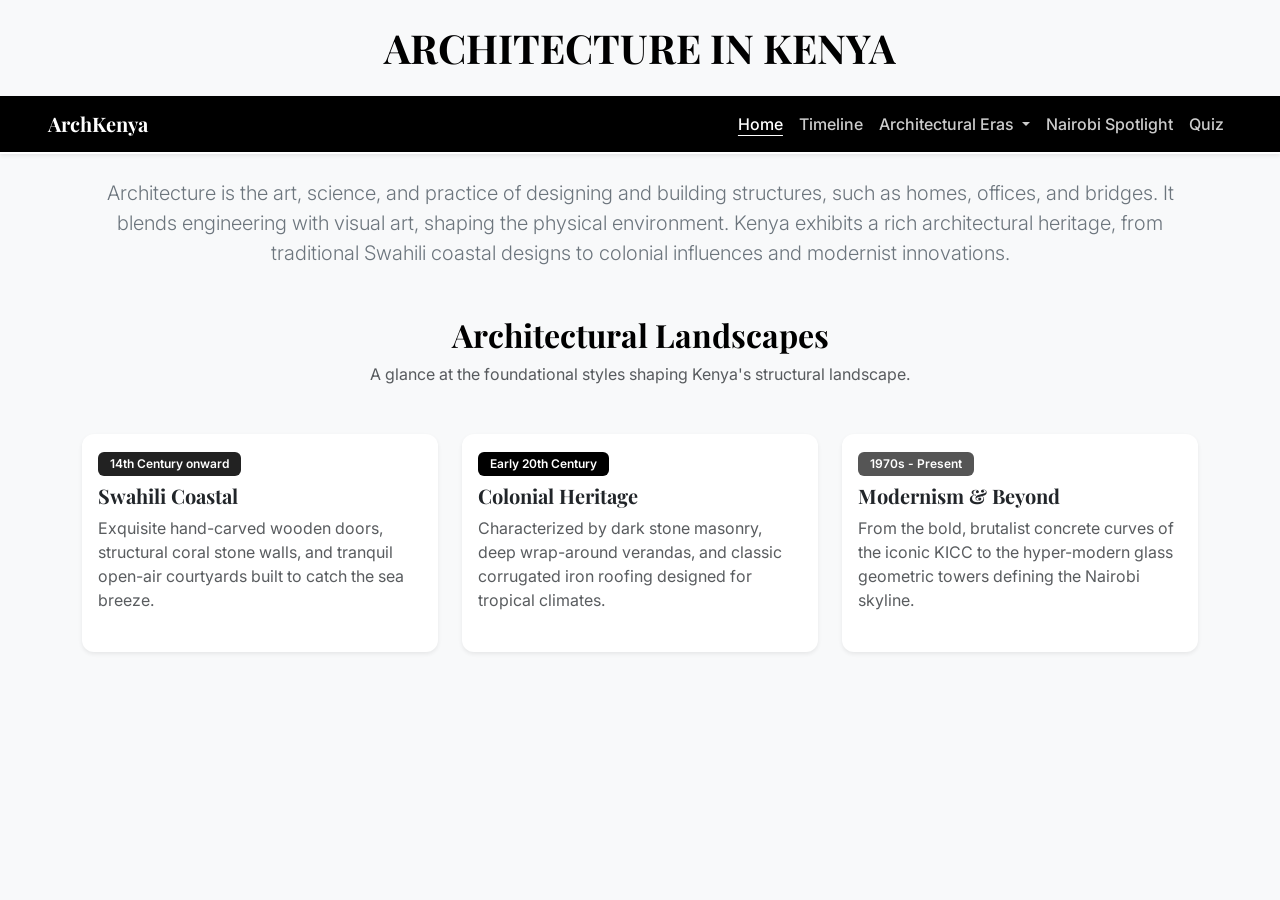
<file: index.html>
<!DOCTYPE html>
<html lang="en">
<head>
    <meta charset="UTF-8">
    <meta name="viewport" content="width=device-width, initial-scale=1.0">
    <title>ArchKenya | Home</title>
    <link href="https://cdn.jsdelivr.net/npm/bootstrap@5.3.3/dist/css/bootstrap.min.css" rel="stylesheet">
    <link rel="stylesheet" href="style.css">
    <link rel="icon" type="image/svg+xml" href="favicon.svg">
</head>
<body class="bg-light">

    <div class="container text-center my-4">
        <h1 class="fw-bold tracking-wide">ARCHITECTURE IN KENYA</h1>
    </div>

    <nav class="navbar navbar-expand-lg navbar-dark bg-black sticky-top shadow-sm">
        <div class="container-fluid px-md-5">
            <a class="navbar-brand fw-bold text-white" href="index.html">ArchKenya</a>
            <button class="navbar-toggler" type="button" data-bs-toggle="collapse" data-bs-target="#navbarNav" aria-controls="navbarNav" aria-expanded="false" aria-label="Toggle navigation">
                <span class="navbar-toggler-icon"></span>
            </button>
            <div class="collapse navbar-collapse" id="navbarNav">
                <ul class="navbar-nav ms-auto">
                    <li class="nav-item">
                        <a class="nav-link active" href="index.html">Home</a>
                    </li>
                    <li class="nav-item">
                        <a class="nav-link" href="timeline.html">Timeline</a>
                    </li>
                    <li class="nav-item dropdown">
                        <a class="nav-link dropdown-toggle" href="#" id="navbarDropdown" role="button" data-bs-toggle="dropdown" aria-expanded="false">
                            Architectural Eras
                        </a>
                        <ul class="dropdown-menu dropdown-menu-dark" aria-labelledby="navbarDropdown">
                            <li><a class="dropdown-item" href="indigenous.html">Indigenous Spaces</a></li>
                            <li><a class="dropdown-item" href="swahili.html">Swahili Coastal</a></li>
                            <li><a class="dropdown-item" href="colonial.html">Colonial Heritage</a></li>
                            <li><a class="dropdown-item" href="modernism.html">Modernism & Beyond</a></li>
                        </ul>
                    </li>
                    <li class="nav-item">
                        <a class="nav-link" href="nairobi.html">Nairobi Spotlight</a>
                    </li>
                    <li class="nav-item">
                        <a class="nav-link" href="quiz.html">Quiz</a>
                    </li>
                </ul>
            </div>
        </div>
    </nav>

    <div class="container my-4 text-center">
        <p class="lead text-secondary">Architecture is the art, science, and practice of designing and building structures, such as homes, offices, and bridges.
        It blends engineering with visual art, shaping the physical environment. Kenya exhibits a rich architectural heritage, from traditional Swahili coastal designs to colonial influences and modernist innovations.
        </p> 
    </div>

    <main class="container my-5">
        <div class="text-center mb-5">
            <h2 class="fw-bold">Architectural Landscapes</h2>
            <p class="text-muted">A glance at the foundational styles shaping Kenya's structural landscape.</p>
        </div>

        <div class="row g-4">
            <div class="col-md-4">
                <div class="card h-100 shadow-sm border-0">
                    <div class="card-body">
                        <span class="badge bg-warning text-dark mb-2">14th Century onward</span>
                        <h5 class="card-title fw-bold">Swahili Coastal</h5>
                        <p class="card-text text-muted">Exquisite hand-carved wooden doors, structural coral stone walls, and tranquil open-air courtyards built to catch the sea breeze.</p>
                    </div>
                    <div class="card-footer bg-transparent border-0 pb-3">
                    </div>
                </div>
            </div>

            <div class="col-md-4">
                <div class="card h-100 shadow-sm border-0">
                    <div class="card-body">
                        <span class="badge bg-danger mb-2">Early 20th Century</span>
                        <h5 class="card-title fw-bold">Colonial Heritage</h5>
                        <p class="card-text text-muted">Characterized by dark stone masonry, deep wrap-around verandas, and classic corrugated iron roofing designed for tropical climates.</p>
                    </div>
                    <div class="card-footer bg-transparent border-0 pb-3">
                    </div>
                </div>
            </div>

            <div class="col-md-4">
                <div class="card h-100 shadow-sm border-0">
                    <div class="card-body">
                        <span class="badge bg-success mb-2">1970s - Present</span>
                        <h5 class="card-title fw-bold">Modernism & Beyond</h5>
                        <p class="card-text text-muted">From the bold, brutalist concrete curves of the iconic KICC to the hyper-modern glass geometric towers defining the Nairobi skyline.</p>
                    </div>
                    <div class="card-footer bg-transparent border-0 pb-3">
                    </div>
                </div>
            </div>
        </div>
    </main>



    <button id="back-to-top" title="Go to top">↑</button>

    <script src="https://cdn.jsdelivr.net/npm/bootstrap@5.3.3/dist/js/bootstrap.bundle.min.js"></script>
    <script src="script.js"></script>
</body>
</html>
</file>
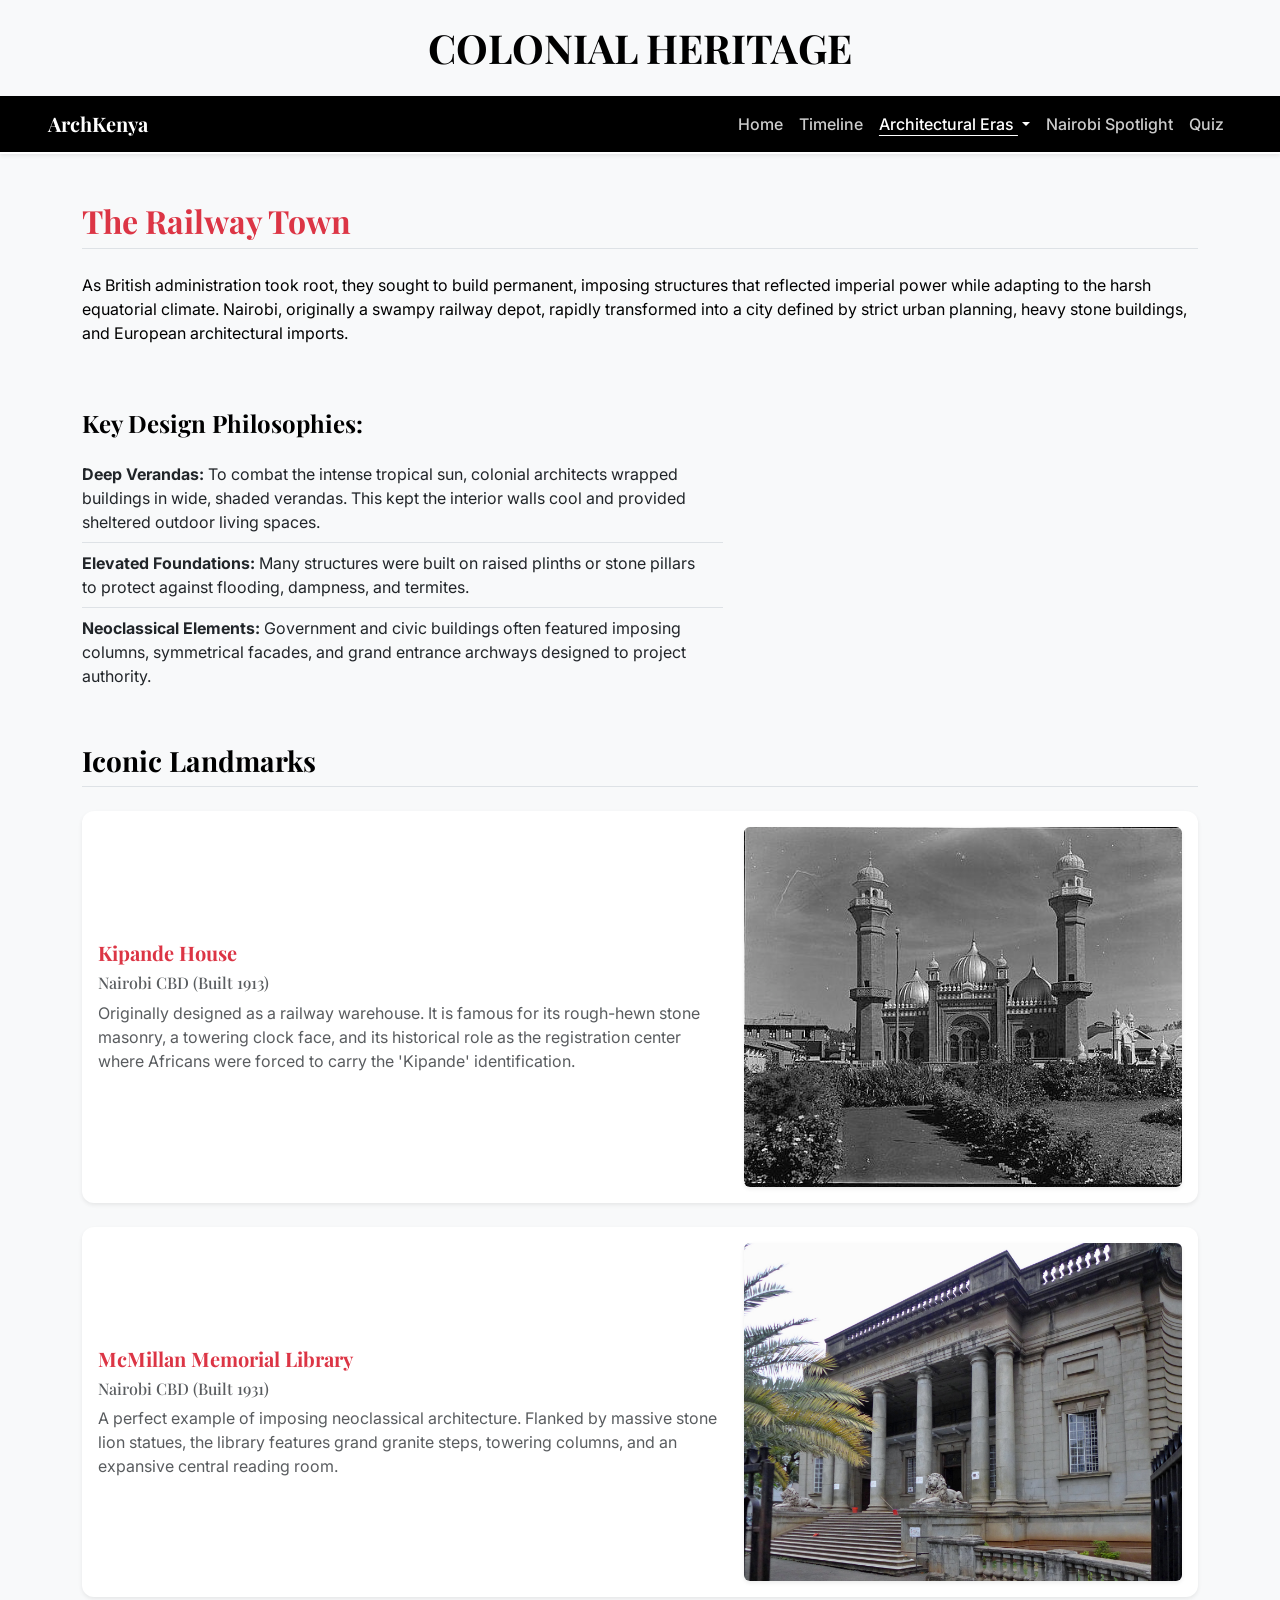
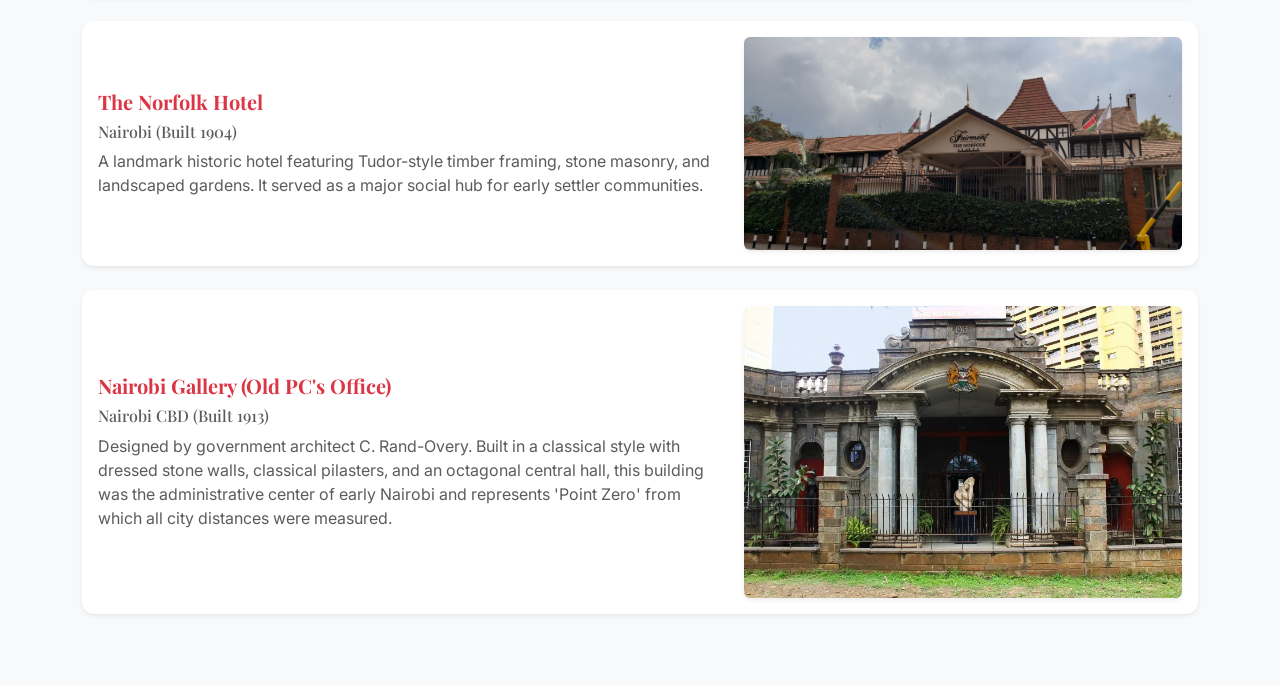
<file: colonial.html>
<!DOCTYPE html>
<html lang="en">
<head>
    <meta charset="UTF-8">
    <meta name="viewport" content="width=device-width, initial-scale=1.0">
    <title>ArchKenya | Colonial Heritage</title>
    <link href="https://cdn.jsdelivr.net/npm/bootstrap@5.3.3/dist/css/bootstrap.min.css" rel="stylesheet">
    <link rel="stylesheet" href="style.css">
</head>
<body class="bg-light">

    <div class="container text-center my-4">
        <h1 class="fw-bold tracking-wide">COLONIAL HERITAGE</h1>
    </div>

    <nav class="navbar navbar-expand-lg navbar-dark bg-black sticky-top shadow-sm">
        <div class="container-fluid px-md-5">
            <a class="navbar-brand fw-bold text-white" href="index.html">ArchKenya</a>
            <button class="navbar-toggler" type="button" data-bs-toggle="collapse" data-bs-target="#navbarNav" aria-controls="navbarNav" aria-expanded="false" aria-label="Toggle navigation">
                <span class="navbar-toggler-icon"></span>
            </button>
            <div class="collapse navbar-collapse" id="navbarNav">
                <ul class="navbar-nav ms-auto">
                    <li class="nav-item">
                        <a class="nav-link" href="index.html">Home</a>
                    </li>
                    <li class="nav-item">
                        <a class="nav-link" href="timeline.html">Timeline</a>
                    </li>
                    <li class="nav-item dropdown">
                        <a class="nav-link dropdown-toggle active" href="#" id="navbarDropdown" role="button" data-bs-toggle="dropdown" aria-expanded="false">
                            Architectural Eras
                        </a>
                        <ul class="dropdown-menu dropdown-menu-dark" aria-labelledby="navbarDropdown">
                            <li><a class="dropdown-item" href="indigenous.html">Indigenous Spaces</a></li>
                            <li><a class="dropdown-item" href="swahili.html">Swahili Coastal</a></li>
                            <li><a class="dropdown-item active" href="colonial.html">Colonial Heritage</a></li>
                            <li><a class="dropdown-item" href="modernism.html">Modernism & Beyond</a></li>
                        </ul>
                    </li>
                    <li class="nav-item">
                        <a class="nav-link" href="nairobi.html">Nairobi Spotlight</a>
                    </li>
                    <li class="nav-item">
                        <a class="nav-link" href="quiz.html">Quiz</a>
                    </li>
                </ul>
            </div>
        </div>
    </nav>



    <main class="container my-5">
        
        <!-- Section 1: Introduction -->
        <div class="row mb-5">
            <div class="col-12">
                <h2 class="fw-bold text-danger mb-4 border-bottom pb-2">The Railway Town</h2>
                <p>As British administration took root, they sought to build permanent, imposing structures that reflected imperial power while adapting to the harsh equatorial climate. Nairobi, originally a swampy railway depot, rapidly transformed into a city defined by strict urban planning, heavy stone buildings, and European architectural imports.</p>
            </div>
        </div>

        <!-- Section 2: Key Design Philosophies & Quote -->
        <div class="row g-4 mb-5 align-items-center">
            <div class="col-lg-7">
                <h4 class="fw-bold mb-3">Key Design Philosophies:</h4>
                <ul class="list-group list-group-flush mb-0">
                    <li class="list-group-item bg-transparent ps-0"><strong>Deep Verandas:</strong> To combat the intense tropical sun, colonial architects wrapped buildings in wide, shaded verandas. This kept the interior walls cool and provided sheltered outdoor living spaces.</li>
                    <li class="list-group-item bg-transparent ps-0"><strong>Elevated Foundations:</strong> Many structures were built on raised plinths or stone pillars to protect against flooding, dampness, and termites.</li>
                    <li class="list-group-item bg-transparent ps-0"><strong>Neoclassical Elements:</strong> Government and civic buildings often featured imposing columns, symmetrical facades, and grand entrance archways designed to project authority.</li>
                </ul>
            </div>
          
        </div>

        <!-- Section 3: Iconic Landmarks -->
        <div class="row mb-5">
            <div class="col-12">
                <h3 class="fw-bold mb-4 border-bottom pb-2">Iconic Landmarks</h3>
            </div>
            
            <!-- Landmark 1: Kipande House -->
            <div class="col-12 mb-4">
                <div class="card border-0 shadow-sm p-3">
                    <div class="row align-items-center">
                        <div class="col-md-7">
                            <h5 class="fw-bold text-danger">Kipande House</h5>
                            <h6 class="text-muted mb-2">Nairobi CBD (Built 1913)</h6>
                            <p class="text-muted mb-0">Originally designed as a railway warehouse. It is famous for its rough-hewn stone masonry, a towering clock face, and its historical role as the registration center where Africans were forced to carry the 'Kipande' identification.</p>
                        </div>
                        <div class="col-md-5 text-center mt-3 mt-md-0">
                            <img src="assets/colonial.jpg" class="img-fluid rounded shadow-sm" alt="Kipande House">
                        </div>
                    </div>
                </div>
            </div>

            <!-- Landmark 2: McMillan Memorial Library -->
            <div class="col-12 mb-4">
                <div class="card border-0 shadow-sm p-3">
                    <div class="row align-items-center">
                        <div class="col-md-7">
                            <h5 class="fw-bold text-danger">McMillan Memorial Library</h5>
                            <h6 class="text-muted mb-2">Nairobi CBD (Built 1931)</h6>
                            <p class="text-muted mb-0">A perfect example of imposing neoclassical architecture. Flanked by massive stone lion statues, the library features grand granite steps, towering columns, and an expansive central reading room.</p>
                        </div>
                        <div class="col-md-5 text-center mt-3 mt-md-0">
                            <img src="assets/McMillan_Memorial_Library,_Nairobi,_2025_(01).jpg" class="img-fluid rounded shadow-sm" alt="McMillan Memorial Library">
                        </div>
                    </div>
                </div>
            </div>

            <!-- Landmark 3: The Norfolk Hotel -->
            <div class="col-12 mb-4">
                <div class="card border-0 shadow-sm p-3">
                    <div class="row align-items-center">
                        <div class="col-md-7">
                            <h5 class="fw-bold text-danger">The Norfolk Hotel</h5>
                            <h6 class="text-muted mb-2">Nairobi (Built 1904)</h6>
                            <p class="text-muted mb-0">A landmark historic hotel featuring Tudor-style timber framing, stone masonry, and landscaped gardens. It served as a major social hub for early settler communities.</p>
                        </div>
                        <div class="col-md-5 text-center mt-3 mt-md-0">
                            <img src="assets/Fairmont_The_Norfolk_Hotel_front_entrance.jpg" class="img-fluid rounded shadow-sm" alt="The Norfolk Hotel">
                        </div>
                    </div>
                </div>
            </div>

            <!-- Landmark 4: Nairobi Gallery -->
            <div class="col-12 mb-4">
                <div class="card border-0 shadow-sm p-3">
                    <div class="row align-items-center">
                        <div class="col-md-7">
                            <h5 class="fw-bold text-danger">Nairobi Gallery (Old PC's Office)</h5>
                            <h6 class="text-muted mb-2">Nairobi CBD (Built 1913)</h6>
                            <p class="text-muted mb-0">Designed by government architect C. Rand-Overy. Built in a classical style with dressed stone walls, classical pilasters, and an octagonal central hall, this building was the administrative center of early Nairobi and represents 'Point Zero' from which all city distances were measured.</p>
                        </div>
                        <div class="col-md-5 text-center mt-3 mt-md-0">
                            <img src="assets/nairobigallery.webp" class="img-fluid rounded shadow-sm" alt="Nairobi Gallery">
                        </div>
                    </div>
                </div>
            </div>
            
        </div>

    </main>



    <button id="back-to-top" title="Go to top">↑</button>

    <script src="https://cdn.jsdelivr.net/npm/bootstrap@5.3.3/dist/js/bootstrap.bundle.min.js"></script>
    <script src="script.js"></script>
</body>
</html>
</file>
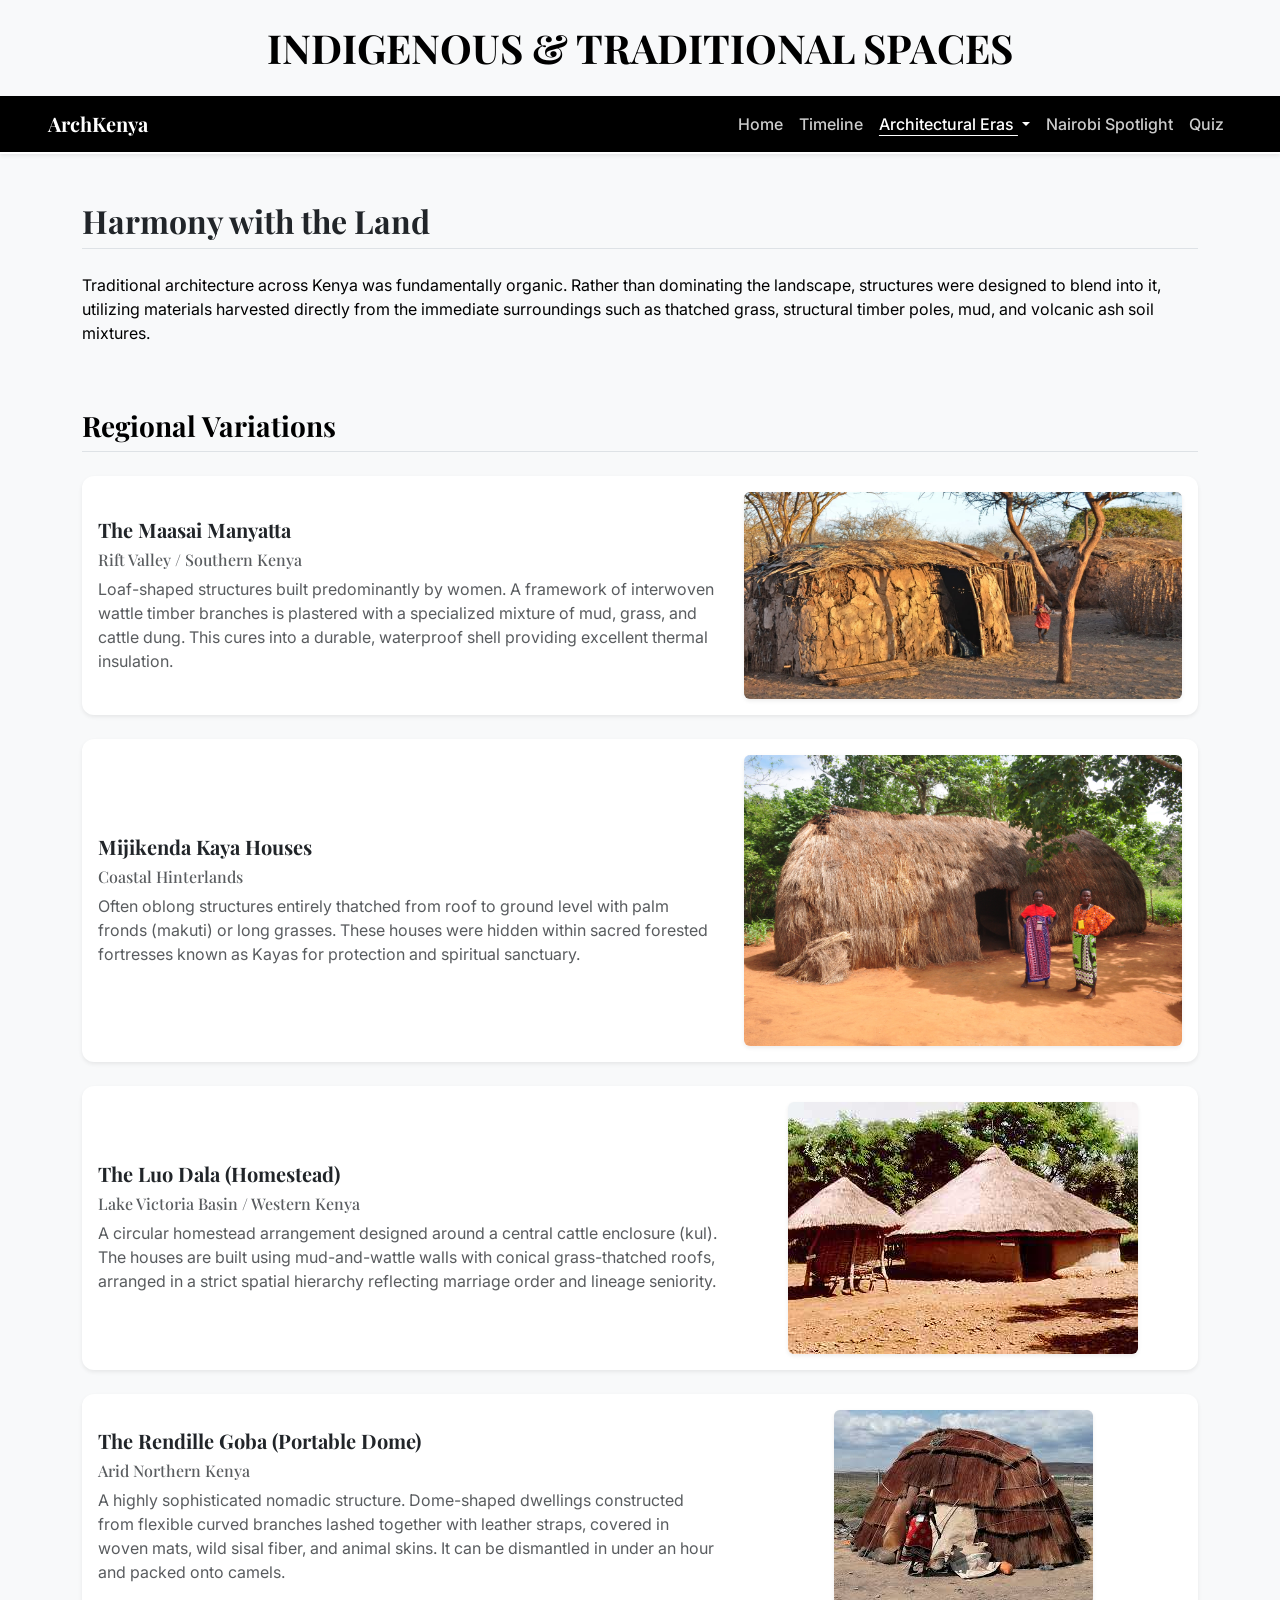
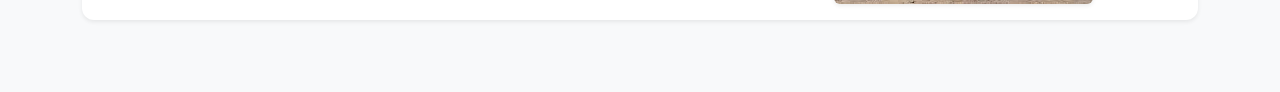
<file: indigenous.html>
<!DOCTYPE html>
<html lang="en">
<head>
    <meta charset="UTF-8">
    <meta name="viewport" content="width=device-width, initial-scale=1.0">
    <title>ArchKenya | Indigenous Spaces</title>
    <link href="https://cdn.jsdelivr.net/npm/bootstrap@5.3.3/dist/css/bootstrap.min.css" rel="stylesheet">
    <link rel="stylesheet" href="style.css">
</head>
<body class="bg-light">

    <div class="container text-center my-4">
        <h1 class="fw-bold tracking-wide">INDIGENOUS & TRADITIONAL SPACES</h1>
    </div>

    <nav class="navbar navbar-expand-lg navbar-dark bg-black sticky-top shadow-sm">
        <div class="container-fluid px-md-5">
            <a class="navbar-brand fw-bold text-white" href="index.html">ArchKenya</a>
            <button class="navbar-toggler" type="button" data-bs-toggle="collapse" data-bs-target="#navbarNav" aria-controls="navbarNav" aria-expanded="false" aria-label="Toggle navigation">
                <span class="navbar-toggler-icon"></span>
            </button>
            <div class="collapse navbar-collapse" id="navbarNav">
                <ul class="navbar-nav ms-auto">
                    <li class="nav-item">
                        <a class="nav-link" href="index.html">Home</a>
                    </li>
                    <li class="nav-item">
                        <a class="nav-link" href="timeline.html">Timeline</a>
                    </li>
                    <li class="nav-item dropdown">
                        <a class="nav-link dropdown-toggle active" href="#" id="navbarDropdown" role="button" data-bs-toggle="dropdown" aria-expanded="false">
                            Architectural Eras
                        </a>
                        <ul class="dropdown-menu dropdown-menu-dark" aria-labelledby="navbarDropdown">
                            <li><a class="dropdown-item active" href="indigenous.html">Indigenous Spaces</a></li>
                            <li><a class="dropdown-item" href="swahili.html">Swahili Coastal</a></li>
                            <li><a class="dropdown-item" href="colonial.html">Colonial Heritage</a></li>
                            <li><a class="dropdown-item" href="modernism.html">Modernism & Beyond</a></li>
                        </ul>
                    </li>
                    <li class="nav-item">
                        <a class="nav-link" href="nairobi.html">Nairobi Spotlight</a>
                    </li>
                    <li class="nav-item">
                        <a class="nav-link" href="quiz.html">Quiz</a>
                    </li>
                </ul>
            </div>
        </div>
    </nav>



    <main class="container my-5">
        
        <!-- Section 1: Introduction -->
        <div class="row mb-5">
            <div class="col-12">
                <h2 class="fw-bold text-dark mb-4 border-bottom pb-2">Harmony with the Land</h2>
                <p>Traditional architecture across Kenya was fundamentally organic. Rather than dominating the landscape, structures were designed to blend into it, utilizing materials harvested directly from the immediate surroundings such as thatched grass, structural timber poles, mud, and volcanic ash soil mixtures.</p>
            </div>
        </div>

        

        <!-- Section 3: Regional Variations -->
        <div class="row mb-5">
            <div class="col-12">
                <h3 class="fw-bold mb-4 border-bottom pb-2">Regional Variations</h3>
            </div>
            
            <!-- Variation 1: Maasai Manyatta -->
            <div class="col-12 mb-4">
                <div class="card border-0 shadow-sm p-3">
                    <div class="row align-items-center">
                        <div class="col-md-7">
                            <h5 class="fw-bold text-dark">The Maasai Manyatta</h5>
                            <h6 class="text-muted mb-2">Rift Valley / Southern Kenya</h6>
                            <p class="text-muted mb-0">Loaf-shaped structures built predominantly by women. A framework of interwoven wattle timber branches is plastered with a specialized mixture of mud, grass, and cattle dung. This cures into a durable, waterproof shell providing excellent thermal insulation.</p>
                        </div>
                        <div class="col-md-5 text-center mt-3 mt-md-0">
                            <img src="assets/manyatta.jpg" class="img-fluid rounded shadow-sm" alt="Maasai Manyatta">
                        </div>
                    </div>
                </div>
            </div>

            <!-- Variation 2: Mijikenda Kaya Houses -->
            <div class="col-12 mb-4">
                <div class="card border-0 shadow-sm p-3">
                    <div class="row align-items-center">
                        <div class="col-md-7">
                            <h5 class="fw-bold text-dark">Mijikenda Kaya Houses</h5>
                            <h6 class="text-muted mb-2">Coastal Hinterlands</h6>
                            <p class="text-muted mb-0">Often oblong structures entirely thatched from roof to ground level with palm fronds (makuti) or long grasses. These houses were hidden within sacred forested fortresses known as Kayas for protection and spiritual sanctuary.</p>
                        </div>
                        <div class="col-md-5 text-center mt-3 mt-md-0">
                            <img src="assets/kaya.jpg" class="img-fluid rounded shadow-sm" alt="Mijikenda Kaya House">
                        </div>
                    </div>
                </div>
            </div>

            <!-- Variation 3: The Luo Dala -->
            <div class="col-12 mb-4">
                <div class="card border-0 shadow-sm p-3">
                    <div class="row align-items-center">
                        <div class="col-md-7">
                            <h5 class="fw-bold text-dark">The Luo Dala (Homestead)</h5>
                            <h6 class="text-muted mb-2">Lake Victoria Basin / Western Kenya</h6>
                            <p class="text-muted mb-0">A circular homestead arrangement designed around a central cattle enclosure (kul). The houses are built using mud-and-wattle walls with conical grass-thatched roofs, arranged in a strict spatial hierarchy reflecting marriage order and lineage seniority.</p>
                        </div>
                        <div class="col-md-5 text-center mt-3 mt-md-0">
                            <img src="assets/dala.jpg" class="img-fluid rounded shadow-sm" alt="Luo Dala Homestead">
                        </div>
                    </div>
                </div>
            </div>

            <!-- Variation 4: The Rendille Goba -->
            <div class="col-12 mb-4">
                <div class="card border-0 shadow-sm p-3">
                    <div class="row align-items-center">
                        <div class="col-md-7">
                            <h5 class="fw-bold text-dark">The Rendille Goba (Portable Dome)</h5>
                            <h6 class="text-muted mb-2">Arid Northern Kenya</h6>
                            <p class="text-muted mb-0">A highly sophisticated nomadic structure. Dome-shaped dwellings constructed from flexible curved branches lashed together with leather straps, covered in woven mats, wild sisal fiber, and animal skins. It can be dismantled in under an hour and packed onto camels.</p>
                        </div>
                        <div class="col-md-5 text-center mt-3 mt-md-0">
                            <img src="assets/rendille.jpg" class="img-fluid rounded shadow-sm" alt="Rendille Goba Portable Dome">
                        </div>
                    </div>
                </div>
            </div>
            
        </div>

       

    </main>

   

    <button id="back-to-top" title="Go to top">↑</button>

    <script src="https://cdn.jsdelivr.net/npm/bootstrap@5.3.3/dist/js/bootstrap.bundle.min.js"></script>
    <script src="script.js"></script>
</body>
</html>
</file>
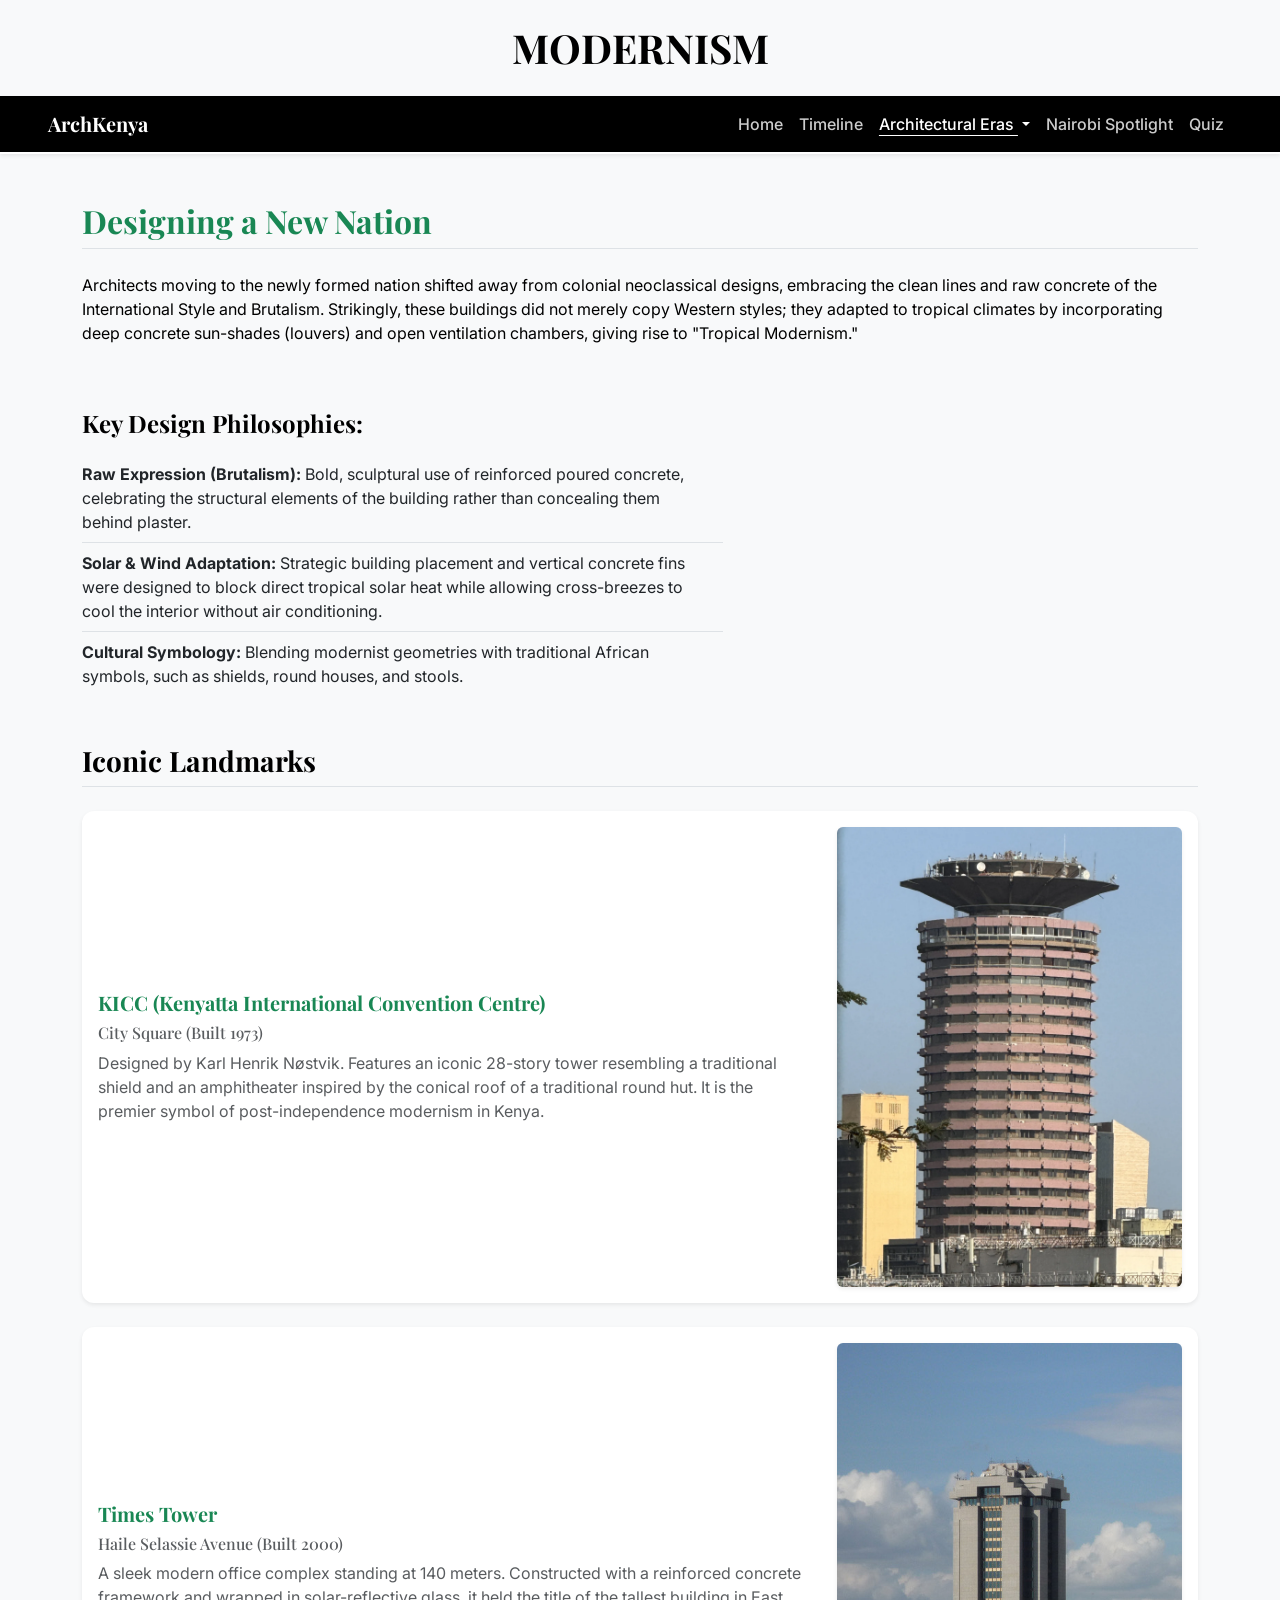
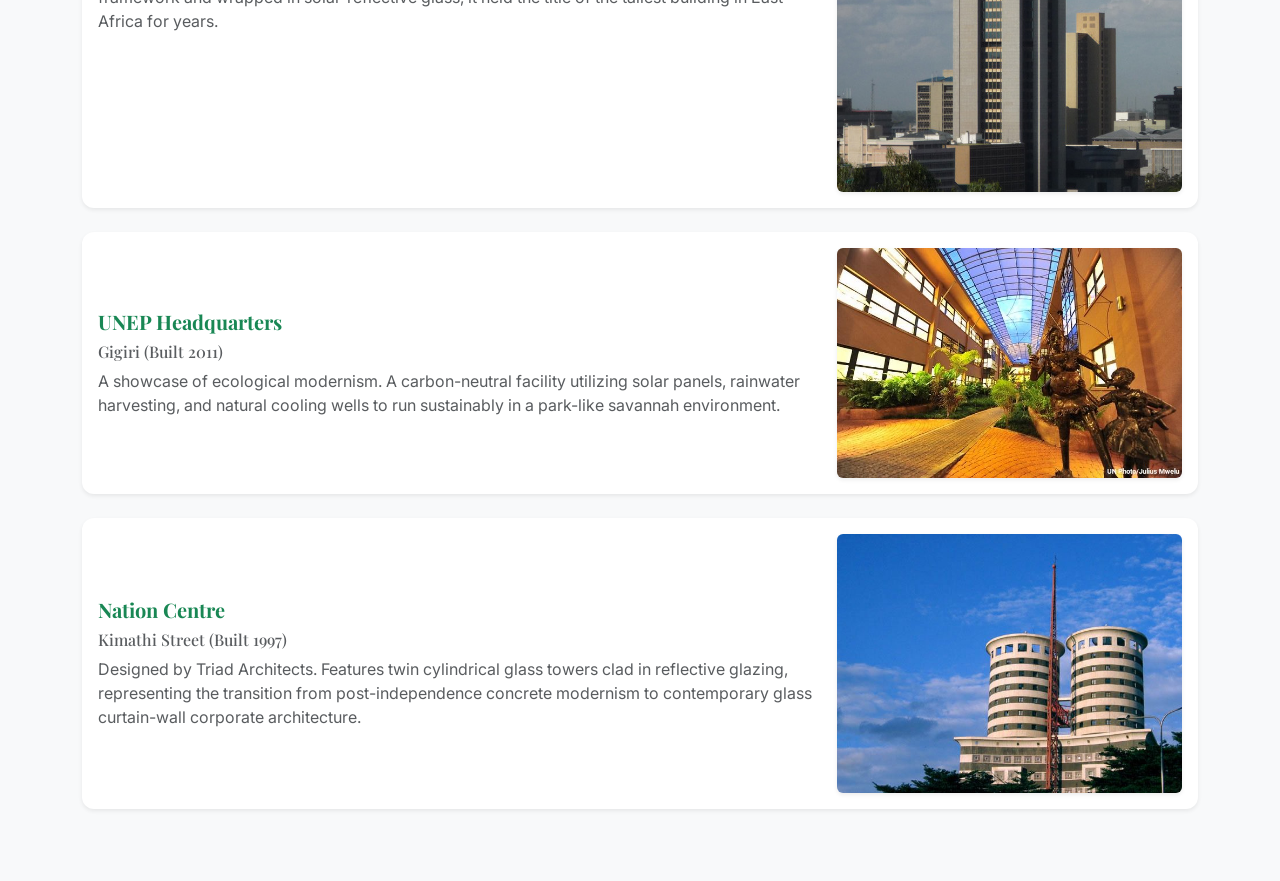
<file: modernism.html>
<!DOCTYPE html>
<html lang="en">
<head>
    <meta charset="UTF-8">
    <meta name="viewport" content="width=device-width, initial-scale=1.0">
    <title>ArchKenya | Modernism & Beyond</title>
    <link href="https://cdn.jsdelivr.net/npm/bootstrap@5.3.3/dist/css/bootstrap.min.css" rel="stylesheet">
    <link rel="stylesheet" href="style.css">
</head>
<body class="bg-light">

    <div class="container text-center my-4">
        <h1 class="fw-bold tracking-wide">MODERNISM</h1>
    </div>

    <!-- Navigation Bar -->
    <nav class="navbar navbar-expand-lg navbar-dark bg-black sticky-top shadow-sm">
        <div class="container-fluid px-md-5">
            <a class="navbar-brand fw-bold text-white" href="index.html">ArchKenya</a>
            <button class="navbar-toggler" type="button" data-bs-toggle="collapse" data-bs-target="#navbarNav" aria-controls="navbarNav" aria-expanded="false" aria-label="Toggle navigation">
                <span class="navbar-toggler-icon"></span>
            </button>
            <div class="collapse navbar-collapse" id="navbarNav">
                <ul class="navbar-nav ms-auto">
                    <li class="nav-item">
                        <a class="nav-link" href="index.html">Home</a>
                    </li>
                    <li class="nav-item">
                        <a class="nav-link" href="timeline.html">Timeline</a>
                    </li>
                    <li class="nav-item dropdown">
                        <a class="nav-link dropdown-toggle active" href="#" id="navbarDropdown" role="button" data-bs-toggle="dropdown" aria-expanded="false">
                            Architectural Eras
                        </a>
                        <ul class="dropdown-menu dropdown-menu-dark" aria-labelledby="navbarDropdown">
                            <li><a class="dropdown-item" href="indigenous.html">Indigenous Spaces</a></li>
                            <li><a class="dropdown-item" href="swahili.html">Swahili Coastal</a></li>
                            <li><a class="dropdown-item" href="colonial.html">Colonial Heritage</a></li>
                            <li><a class="dropdown-item active" href="modernism.html">Modernism & Beyond</a></li>
                        </ul>
                    </li>
                    <li class="nav-item">
                        <a class="nav-link" href="nairobi.html">Nairobi Spotlight</a>
                    </li>
                    <li class="nav-item">
                        <a class="nav-link" href="quiz.html">Quiz</a>
                    </li>
                </ul>
            </div>
        </div>
    </nav>



    <!-- Main Content -->
    <main class="container my-5">
        
        <!-- Section 1: Introduction -->
        <div class="row mb-5">
            <div class="col-12">
                <h2 class="fw-bold text-success mb-4 border-bottom pb-2">Designing a New Nation</h2>
                <p>Architects moving to the newly formed nation shifted away from colonial neoclassical designs, embracing the clean lines and raw concrete of the International Style and Brutalism. Strikingly, these buildings did not merely copy Western styles; they adapted to tropical climates by incorporating deep concrete sun-shades (louvers) and open ventilation chambers, giving rise to "Tropical Modernism."</p>
            </div>
        </div>

        <!-- Section 2: Key Design Philosophies & Quote -->
        <div class="row g-4 mb-5 align-items-center">
            <div class="col-lg-7">
                <h4 class="fw-bold mb-3">Key Design Philosophies:</h4>
                <ul class="list-group list-group-flush mb-0">
                    <li class="list-group-item bg-transparent ps-0"><strong>Raw Expression (Brutalism):</strong> Bold, sculptural use of reinforced poured concrete, celebrating the structural elements of the building rather than concealing them behind plaster.</li>
                    <li class="list-group-item bg-transparent ps-0"><strong>Solar & Wind Adaptation:</strong> Strategic building placement and vertical concrete fins were designed to block direct tropical solar heat while allowing cross-breezes to cool the interior without air conditioning.</li>
                    <li class="list-group-item bg-transparent ps-0"><strong>Cultural Symbology:</strong> Blending modernist geometries with traditional African symbols, such as shields, round houses, and stools.</li>
                </ul>
            </div>
           
        </div>

        <!-- Section 3: Iconic Landmarks -->
        <div class="row mb-5">
            <div class="col-12">
                <h3 class="fw-bold mb-4 border-bottom pb-2">Iconic Landmarks</h3>
            </div>
            
            <!-- Landmark 1: KICC -->
            <div class="col-12 mb-4">
                <div class="card border-0 shadow-sm p-3">
                    <div class="row align-items-center">
                        <div class="col-md-8">
                            <h5 class="fw-bold text-success">KICC (Kenyatta International Convention Centre)</h5>
                            <h6 class="text-muted mb-2">City Square (Built 1973)</h6>
                            <p class="text-muted mb-0">Designed by Karl Henrik Nøstvik. Features an iconic 28-story tower resembling a traditional shield and an amphitheater inspired by the conical roof of a traditional round hut. It is the premier symbol of post-independence modernism in Kenya.</p>
                        </div>
                        <div class="col-md-4 text-center mt-3 mt-md-0">
                            <img src="assets/kicc.webp" class="img-fluid rounded shadow-sm" alt="KICC">
                        </div>
                    </div>
                </div>
            </div>

            <!-- Landmark 2: Times Tower -->
            <div class="col-12 mb-4">
                <div class="card border-0 shadow-sm p-3">
                    <div class="row align-items-center">
                        <div class="col-md-8">
                            <h5 class="fw-bold text-success">Times Tower</h5>
                            <h6 class="text-muted mb-2">Haile Selassie Avenue (Built 2000)</h6>
                            <p class="text-muted mb-0">A sleek modern office complex standing at 140 meters. Constructed with a reinforced concrete framework and wrapped in solar-reflective glass, it held the title of the tallest building in East Africa for years.</p>
                        </div>
                        <div class="col-md-4 text-center mt-3 mt-md-0">
                            <img src="assets/timestower.jpg" class="img-fluid rounded shadow-sm" alt="Times Tower">
                        </div>
                    </div>
                </div>
            </div>

            <!-- Landmark 3: UNEP Headquarters -->
            <div class="col-12 mb-4">
                <div class="card border-0 shadow-sm p-3">
                    <div class="row align-items-center">
                        <div class="col-md-8">
                            <h5 class="fw-bold text-success">UNEP Headquarters</h5>
                            <h6 class="text-muted mb-2">Gigiri (Built 2011)</h6>
                            <p class="text-muted mb-0">A showcase of ecological modernism. A carbon-neutral facility utilizing solar panels, rainwater harvesting, and natural cooling wells to run sustainably in a park-like savannah environment.</p>
                        </div>
                        <div class="col-md-4 text-center mt-3 mt-md-0">
                            <img src="assets/unep.jpg" class="img-fluid rounded shadow-sm" alt="UNEP Headquarters">
                        </div>
                    </div>
                </div>
            </div>

            <!-- Landmark 4: Nation Centre -->
            <div class="col-12 mb-4">
                <div class="card border-0 shadow-sm p-3">
                    <div class="row align-items-center">
                        <div class="col-md-8">
                            <h5 class="fw-bold text-success">Nation Centre</h5>
                            <h6 class="text-muted mb-2">Kimathi Street (Built 1997)</h6>
                            <p class="text-muted mb-0">Designed by Triad Architects. Features twin cylindrical glass towers clad in reflective glazing, representing the transition from post-independence concrete modernism to contemporary glass curtain-wall corporate architecture.</p>
                        </div>
                        <div class="col-md-4 text-center mt-3 mt-md-0">
                            <img src="assets/nationcenter.jpg" class="img-fluid rounded shadow-sm" alt="Nation Centre">
                        </div>
                    </div>
                </div>
            </div>
            
        </div>

    </main>

   

    <button id="back-to-top" title="Go to top">↑</button>

    <!-- Scripts -->
    <script src="https://cdn.jsdelivr.net/npm/bootstrap@5.3.3/dist/js/bootstrap.bundle.min.js"></script>
    <script src="script.js"></script>
</body>
</html>
</file>
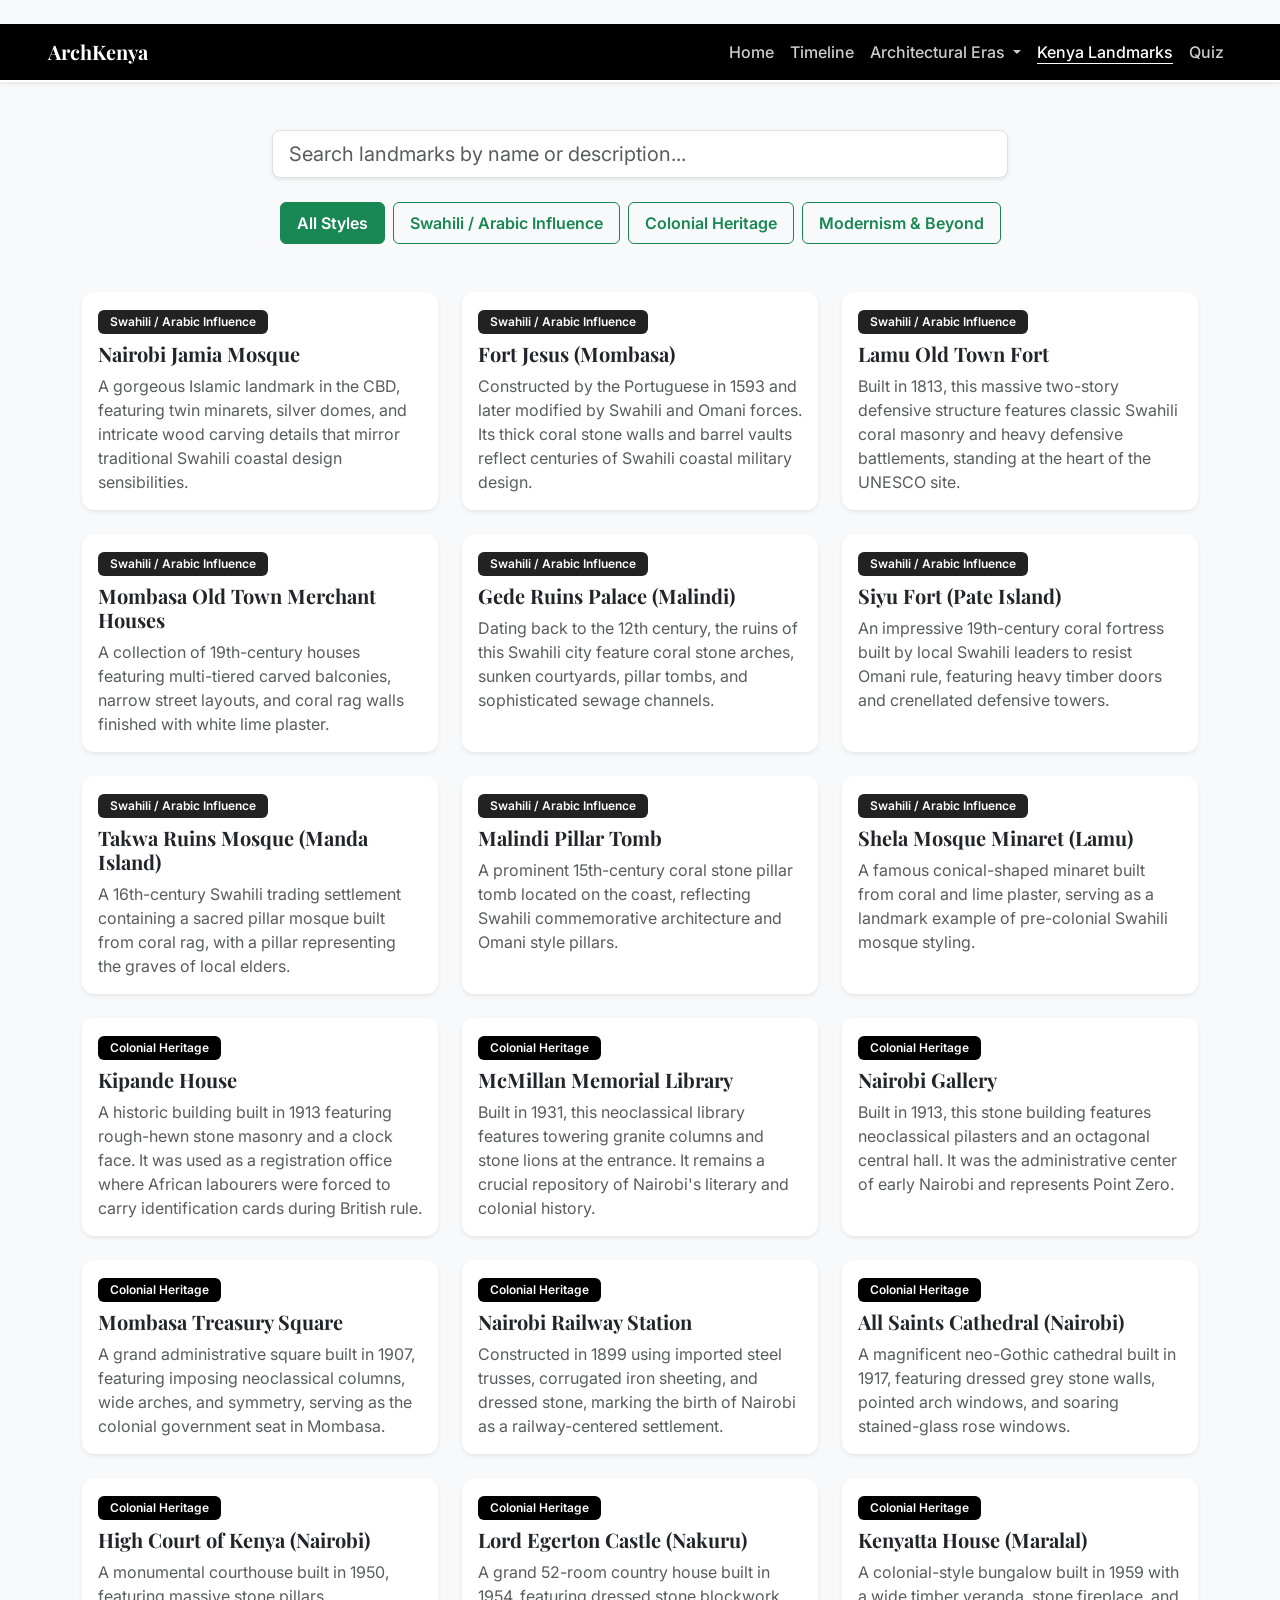
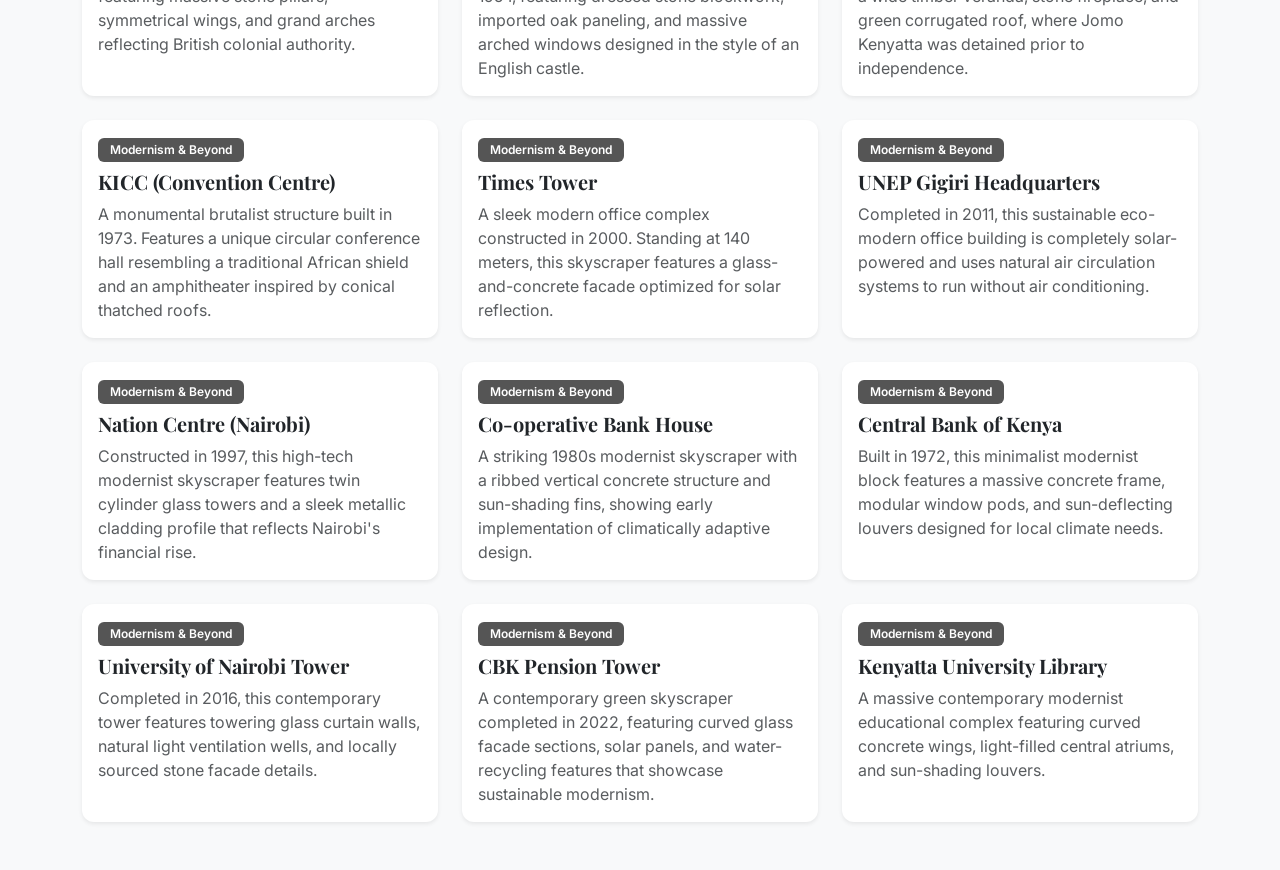
<file: nairobi.html>
<!DOCTYPE html>
<html lang="en">
<head>
    <meta charset="UTF-8">
    <meta name="viewport" content="width=device-width, initial-scale=1.0">
    <title>ArchKenya | Nairobi Spotlight</title>
    <link href="https://cdn.jsdelivr.net/npm/bootstrap@5.3.3/dist/css/bootstrap.min.css" rel="stylesheet">
    <link rel="stylesheet" href="style.css">
</head>
<body class="bg-light">

    <div class="container text-center my-4">
        <h1 class="fw-bold tracking-wide"></h1>
    </div>

    <!-- Navigation Bar -->
    <nav class="navbar navbar-expand-lg navbar-dark bg-black sticky-top shadow-sm">
        <div class="container-fluid px-md-5">
            <a class="navbar-brand fw-bold text-white" href="index.html">ArchKenya</a>
            <button class="navbar-toggler" type="button" data-bs-toggle="collapse" data-bs-target="#navbarNav" aria-controls="navbarNav" aria-expanded="false" aria-label="Toggle navigation">
                <span class="navbar-toggler-icon"></span>
            </button>
            <div class="collapse navbar-collapse" id="navbarNav">
                <ul class="navbar-nav ms-auto">
                    <li class="nav-item">
                        <a class="nav-link" href="index.html">Home</a>
                    </li>
                    <li class="nav-item">
                        <a class="nav-link" href="timeline.html">Timeline</a>
                    </li>
                    <li class="nav-item dropdown">
                        <a class="nav-link dropdown-toggle" href="#" id="navbarDropdown" role="button" data-bs-toggle="dropdown" aria-expanded="false">
                            Architectural Eras
                        </a>
                        <ul class="dropdown-menu dropdown-menu-dark" aria-labelledby="navbarDropdown">
                            <li><a class="dropdown-item" href="indigenous.html">Indigenous Spaces</a></li>
                            <li><a class="dropdown-item" href="swahili.html">Swahili Coastal</a></li>
                            <li><a class="dropdown-item" href="colonial.html">Colonial Heritage</a></li>
                            <li><a class="dropdown-item" href="modernism.html">Modernism & Beyond</a></li>
                        </ul>
                    </li>
                    <li class="nav-item">
                        <a class="nav-link active" href="nairobi.html">Kenya Landmarks</a>
                    </li>
                    <li class="nav-item">
                        <a class="nav-link" href="quiz.html">Quiz</a>
                    </li>
                </ul>
            </div>
        </div>
    </nav>



    <!-- Filter and Search controls -->
    <main class="container my-5">
        
        <div class="row mb-5 justify-content-center">
            <div class="col-md-8">
                <!-- Search bar -->
                <div class="mb-4">
                    <input type="text" id="search-input" class="form-control form-control-lg shadow-sm" placeholder="Search landmarks by name or description...">
                </div>
                
                <!-- Category buttons -->
                <div class="d-flex flex-wrap justify-content-center gap-2" id="filter-buttons">
                    <button class="btn btn-outline-success active px-3 py-2 fw-semibold filter-btn" data-filter="all">All Styles</button>
                    <button class="btn btn-outline-success px-3 py-2 fw-semibold filter-btn" data-filter="swahili">Swahili / Arabic Influence</button>
                    <button class="btn btn-outline-success px-3 py-2 fw-semibold filter-btn" data-filter="colonial">Colonial Heritage</button>
                    <button class="btn btn-outline-success px-3 py-2 fw-semibold filter-btn" data-filter="modernist">Modernism & Beyond</button>
                </div>
            </div>
        </div>

        <!-- Landmarks Grid -->
        <div class="row g-4" id="landmarks-grid">
            
            <!-- --- SWAHILI / ARABIC INFLUENCE (9 cards) --- -->
            <!-- Swahili Landmark 1 -->
            <div class="col-md-6 col-lg-4 landmark-card" data-style="swahili">
                <div class="card h-100 shadow-sm border-0">
                    <div class="card-body">
                        <span class="badge bg-warning text-dark mb-2">Swahili / Arabic Influence</span>
                        <h5 class="card-title fw-bold">Nairobi Jamia Mosque</h5>
                        <p class="card-text text-muted">A gorgeous Islamic landmark in the CBD, featuring twin minarets, silver domes, and intricate wood carving details that mirror traditional Swahili coastal design sensibilities.</p>
                    </div>
                </div>
            </div>

            <!-- Swahili Landmark 2 -->
            <div class="col-md-6 col-lg-4 landmark-card" data-style="swahili">
                <div class="card h-100 shadow-sm border-0">
                    <div class="card-body">
                        <span class="badge bg-warning text-dark mb-2">Swahili / Arabic Influence</span>
                        <h5 class="card-title fw-bold">Fort Jesus (Mombasa)</h5>
                        <p class="card-text text-muted">Constructed by the Portuguese in 1593 and later modified by Swahili and Omani forces. Its thick coral stone walls and barrel vaults reflect centuries of Swahili coastal military design.</p>
                    </div>
                </div>
            </div>

            <!-- Swahili Landmark 3 -->
            <div class="col-md-6 col-lg-4 landmark-card" data-style="swahili">
                <div class="card h-100 shadow-sm border-0">
                    <div class="card-body">
                        <span class="badge bg-warning text-dark mb-2">Swahili / Arabic Influence</span>
                        <h5 class="card-title fw-bold">Lamu Old Town Fort</h5>
                        <p class="card-text text-muted">Built in 1813, this massive two-story defensive structure features classic Swahili coral masonry and heavy defensive battlements, standing at the heart of the UNESCO site.</p>
                    </div>
                </div>
            </div>

            <!-- Swahili Landmark 4 -->
            <div class="col-md-6 col-lg-4 landmark-card" data-style="swahili">
                <div class="card h-100 shadow-sm border-0">
                    <div class="card-body">
                        <span class="badge bg-warning text-dark mb-2">Swahili / Arabic Influence</span>
                        <h5 class="card-title fw-bold">Mombasa Old Town Merchant Houses</h5>
                        <p class="card-text text-muted">A collection of 19th-century houses featuring multi-tiered carved balconies, narrow street layouts, and coral rag walls finished with white lime plaster.</p>
                    </div>
                </div>
            </div>

            <!-- Swahili Landmark 5 -->
            <div class="col-md-6 col-lg-4 landmark-card" data-style="swahili">
                <div class="card h-100 shadow-sm border-0">
                    <div class="card-body">
                        <span class="badge bg-warning text-dark mb-2">Swahili / Arabic Influence</span>
                        <h5 class="card-title fw-bold">Gede Ruins Palace (Malindi)</h5>
                        <p class="card-text text-muted">Dating back to the 12th century, the ruins of this Swahili city feature coral stone arches, sunken courtyards, pillar tombs, and sophisticated sewage channels.</p>
                    </div>
                </div>
            </div>

            <!-- Swahili Landmark 6 -->
            <div class="col-md-6 col-lg-4 landmark-card" data-style="swahili">
                <div class="card h-100 shadow-sm border-0">
                    <div class="card-body">
                        <span class="badge bg-warning text-dark mb-2">Swahili / Arabic Influence</span>
                        <h5 class="card-title fw-bold">Siyu Fort (Pate Island)</h5>
                        <p class="card-text text-muted">An impressive 19th-century coral fortress built by local Swahili leaders to resist Omani rule, featuring heavy timber doors and crenellated defensive towers.</p>
                    </div>
                </div>
            </div>

            <!-- Swahili Landmark 7 -->
            <div class="col-md-6 col-lg-4 landmark-card" data-style="swahili">
                <div class="card h-100 shadow-sm border-0">
                    <div class="card-body">
                        <span class="badge bg-warning text-dark mb-2">Swahili / Arabic Influence</span>
                        <h5 class="card-title fw-bold">Takwa Ruins Mosque (Manda Island)</h5>
                        <p class="card-text text-muted">A 16th-century Swahili trading settlement containing a sacred pillar mosque built from coral rag, with a pillar representing the graves of local elders.</p>
                    </div>
                </div>
            </div>

            <!-- Swahili Landmark 8 -->
            <div class="col-md-6 col-lg-4 landmark-card" data-style="swahili">
                <div class="card h-100 shadow-sm border-0">
                    <div class="card-body">
                        <span class="badge bg-warning text-dark mb-2">Swahili / Arabic Influence</span>
                        <h5 class="card-title fw-bold">Malindi Pillar Tomb</h5>
                        <p class="card-text text-muted">A prominent 15th-century coral stone pillar tomb located on the coast, reflecting Swahili commemorative architecture and Omani style pillars.</p>
                    </div>
                </div>
            </div>

            <!-- Swahili Landmark 9 -->
            <div class="col-md-6 col-lg-4 landmark-card" data-style="swahili">
                <div class="card h-100 shadow-sm border-0">
                    <div class="card-body">
                        <span class="badge bg-warning text-dark mb-2">Swahili / Arabic Influence</span>
                        <h5 class="card-title fw-bold">Shela Mosque Minaret (Lamu)</h5>
                        <p class="card-text text-muted">A famous conical-shaped minaret built from coral and lime plaster, serving as a landmark example of pre-colonial Swahili mosque styling.</p>
                    </div>
                </div>
            </div>


            <!-- --- COLONIAL HERITAGE (9 cards) --- -->
            <!-- Colonial Landmark 1 -->
            <div class="col-md-6 col-lg-4 landmark-card" data-style="colonial">
                <div class="card h-100 shadow-sm border-0">
                    <div class="card-body">
                        <span class="badge bg-danger mb-2">Colonial Heritage</span>
                        <h5 class="card-title fw-bold">Kipande House</h5>
                        <p class="card-text text-muted">A historic building built in 1913 featuring rough-hewn stone masonry and a clock face. It was used as a registration office where African labourers were forced to carry identification cards during British rule.</p>
                    </div>
                </div>
            </div>

            <!-- Colonial Landmark 2 -->
            <div class="col-md-6 col-lg-4 landmark-card" data-style="colonial">
                <div class="card h-100 shadow-sm border-0">
                    <div class="card-body">
                        <span class="badge bg-danger mb-2">Colonial Heritage</span>
                        <h5 class="card-title fw-bold">McMillan Memorial Library</h5>
                        <p class="card-text text-muted">Built in 1931, this neoclassical library features towering granite columns and stone lions at the entrance. It remains a crucial repository of Nairobi's literary and colonial history.</p>
                    </div>
                </div>
            </div>

            <!-- Colonial Landmark 3 -->
            <div class="col-md-6 col-lg-4 landmark-card" data-style="colonial">
                <div class="card h-100 shadow-sm border-0">
                    <div class="card-body">
                        <span class="badge bg-danger mb-2">Colonial Heritage</span>
                        <h5 class="card-title fw-bold">Nairobi Gallery</h5>
                        <p class="card-text text-muted">Built in 1913, this stone building features neoclassical pilasters and an octagonal central hall. It was the administrative center of early Nairobi and represents Point Zero.</p>
                    </div>
                </div>
            </div>

            <!-- Colonial Landmark 4 -->
            <div class="col-md-6 col-lg-4 landmark-card" data-style="colonial">
                <div class="card h-100 shadow-sm border-0">
                    <div class="card-body">
                        <span class="badge bg-danger mb-2">Colonial Heritage</span>
                        <h5 class="card-title fw-bold">Mombasa Treasury Square</h5>
                        <p class="card-text text-muted">A grand administrative square built in 1907, featuring imposing neoclassical columns, wide arches, and symmetry, serving as the colonial government seat in Mombasa.</p>
                    </div>
                </div>
            </div>

            <!-- Colonial Landmark 5 -->
            <div class="col-md-6 col-lg-4 landmark-card" data-style="colonial">
                <div class="card h-100 shadow-sm border-0">
                    <div class="card-body">
                        <span class="badge bg-danger mb-2">Colonial Heritage</span>
                        <h5 class="card-title fw-bold">Nairobi Railway Station</h5>
                        <p class="card-text text-muted">Constructed in 1899 using imported steel trusses, corrugated iron sheeting, and dressed stone, marking the birth of Nairobi as a railway-centered settlement.</p>
                    </div>
                </div>
            </div>

            <!-- Colonial Landmark 6 -->
            <div class="col-md-6 col-lg-4 landmark-card" data-style="colonial">
                <div class="card h-100 shadow-sm border-0">
                    <div class="card-body">
                        <span class="badge bg-danger mb-2">Colonial Heritage</span>
                        <h5 class="card-title fw-bold">All Saints Cathedral (Nairobi)</h5>
                        <p class="card-text text-muted">A magnificent neo-Gothic cathedral built in 1917, featuring dressed grey stone walls, pointed arch windows, and soaring stained-glass rose windows.</p>
                    </div>
                </div>
            </div>

            <!-- Colonial Landmark 7 -->
            <div class="col-md-6 col-lg-4 landmark-card" data-style="colonial">
                <div class="card h-100 shadow-sm border-0">
                    <div class="card-body">
                        <span class="badge bg-danger mb-2">Colonial Heritage</span>
                        <h5 class="card-title fw-bold">High Court of Kenya (Nairobi)</h5>
                        <p class="card-text text-muted">A monumental courthouse built in 1950, featuring massive stone pillars, symmetrical wings, and grand arches reflecting British colonial authority.</p>
                    </div>
                </div>
            </div>

            <!-- Colonial Landmark 8 -->
            <div class="col-md-6 col-lg-4 landmark-card" data-style="colonial">
                <div class="card h-100 shadow-sm border-0">
                    <div class="card-body">
                        <span class="badge bg-danger mb-2">Colonial Heritage</span>
                        <h5 class="card-title fw-bold">Lord Egerton Castle (Nakuru)</h5>
                        <p class="card-text text-muted">A grand 52-room country house built in 1954, featuring dressed stone blockwork, imported oak paneling, and massive arched windows designed in the style of an English castle.</p>
                    </div>
                </div>
            </div>

            <!-- Colonial Landmark 9 -->
            <div class="col-md-6 col-lg-4 landmark-card" data-style="colonial">
                <div class="card h-100 shadow-sm border-0">
                    <div class="card-body">
                        <span class="badge bg-danger mb-2">Colonial Heritage</span>
                        <h5 class="card-title fw-bold">Kenyatta House (Maralal)</h5>
                        <p class="card-text text-muted">A colonial-style bungalow built in 1959 with a wide timber veranda, stone fireplace, and green corrugated roof, where Jomo Kenyatta was detained prior to independence.</p>
                    </div>
                </div>
            </div>


            <!-- --- MODERNISM & BEYOND (9 cards) --- -->
            <!-- Modernist Landmark 1 -->
            <div class="col-md-6 col-lg-4 landmark-card" data-style="modernist">
                <div class="card h-100 shadow-sm border-0">
                    <div class="card-body">
                        <span class="badge bg-success mb-2">Modernism & Beyond</span>
                        <h5 class="card-title fw-bold">KICC (Convention Centre)</h5>
                        <p class="card-text text-muted">A monumental brutalist structure built in 1973. Features a unique circular conference hall resembling a traditional African shield and an amphitheater inspired by conical thatched roofs.</p>
                    </div>
                </div>
            </div>

            <!-- Modernist Landmark 2 -->
            <div class="col-md-6 col-lg-4 landmark-card" data-style="modernist">
                <div class="card h-100 shadow-sm border-0">
                    <div class="card-body">
                        <span class="badge bg-success mb-2">Modernism & Beyond</span>
                        <h5 class="card-title fw-bold">Times Tower</h5>
                        <p class="card-text text-muted">A sleek modern office complex constructed in 2000. Standing at 140 meters, this skyscraper features a glass-and-concrete facade optimized for solar reflection.</p>
                    </div>
                </div>
            </div>

            <!-- Modernist Landmark 3 -->
            <div class="col-md-6 col-lg-4 landmark-card" data-style="modernist">
                <div class="card h-100 shadow-sm border-0">
                    <div class="card-body">
                        <span class="badge bg-success mb-2">Modernism & Beyond</span>
                        <h5 class="card-title fw-bold">UNEP Gigiri Headquarters</h5>
                        <p class="card-text text-muted">Completed in 2011, this sustainable eco-modern office building is completely solar-powered and uses natural air circulation systems to run without air conditioning.</p>
                    </div>
                </div>
            </div>

            <!-- Modernist Landmark 4 -->
            <div class="col-md-6 col-lg-4 landmark-card" data-style="modernist">
                <div class="card h-100 shadow-sm border-0">
                    <div class="card-body">
                        <span class="badge bg-success mb-2">Modernism & Beyond</span>
                        <h5 class="card-title fw-bold">Nation Centre (Nairobi)</h5>
                        <p class="card-text text-muted">Constructed in 1997, this high-tech modernist skyscraper features twin cylinder glass towers and a sleek metallic cladding profile that reflects Nairobi's financial rise.</p>
                    </div>
                </div>
            </div>

            <!-- Modernist Landmark 5 -->
            <div class="col-md-6 col-lg-4 landmark-card" data-style="modernist">
                <div class="card h-100 shadow-sm border-0">
                    <div class="card-body">
                        <span class="badge bg-success mb-2">Modernism & Beyond</span>
                        <h5 class="card-title fw-bold">Co-operative Bank House</h5>
                        <p class="card-text text-muted">A striking 1980s modernist skyscraper with a ribbed vertical concrete structure and sun-shading fins, showing early implementation of climatically adaptive design.</p>
                    </div>
                </div>
            </div>

            <!-- Modernist Landmark 6 -->
            <div class="col-md-6 col-lg-4 landmark-card" data-style="modernist">
                <div class="card h-100 shadow-sm border-0">
                    <div class="card-body">
                        <span class="badge bg-success mb-2">Modernism & Beyond</span>
                        <h5 class="card-title fw-bold">Central Bank of Kenya</h5>
                        <p class="card-text text-muted">Built in 1972, this minimalist modernist block features a massive concrete frame, modular window pods, and sun-deflecting louvers designed for local climate needs.</p>
                    </div>
                </div>
            </div>

            <!-- Modernist Landmark 7 -->
            <div class="col-md-6 col-lg-4 landmark-card" data-style="modernist">
                <div class="card h-100 shadow-sm border-0">
                    <div class="card-body">
                        <span class="badge bg-success mb-2">Modernism & Beyond</span>
                        <h5 class="card-title fw-bold">University of Nairobi Tower</h5>
                        <p class="card-text text-muted">Completed in 2016, this contemporary tower features towering glass curtain walls, natural light ventilation wells, and locally sourced stone facade details.</p>
                    </div>
                </div>
            </div>

            <!-- Modernist Landmark 8 -->
            <div class="col-md-6 col-lg-4 landmark-card" data-style="modernist">
                <div class="card h-100 shadow-sm border-0">
                    <div class="card-body">
                        <span class="badge bg-success mb-2">Modernism & Beyond</span>
                        <h5 class="card-title fw-bold">CBK Pension Tower</h5>
                        <p class="card-text text-muted">A contemporary green skyscraper completed in 2022, featuring curved glass facade sections, solar panels, and water-recycling features that showcase sustainable modernism.</p>
                    </div>
                </div>
            </div>

            <!-- Modernist Landmark 9 -->
            <div class="col-md-6 col-lg-4 landmark-card" data-style="modernist">
                <div class="card h-100 shadow-sm border-0">
                    <div class="card-body">
                        <span class="badge bg-success mb-2">Modernism & Beyond</span>
                        <h5 class="card-title fw-bold">Kenyatta University Library</h5>
                        <p class="card-text text-muted">A massive contemporary modernist educational complex featuring curved concrete wings, light-filled central atriums, and sun-shading louvers.</p>
                    </div>
                </div>
            </div>

        </div>

        <!-- No Results Found Alert -->
        <div id="no-results" class="alert alert-secondary text-center py-4 mt-4" style="display: none;">
            <p class="lead mb-0 text-muted">No landmarks found matching your query.</p>
        </div>

    </main>



    <button id="back-to-top" title="Go to top">↑</button>

    <!-- Scripts -->
    <script src="https://cdn.jsdelivr.net/npm/bootstrap@5.3.3/dist/js/bootstrap.bundle.min.js"></script>
    <script src="script.js"></script>
</body>
</html>
</file>
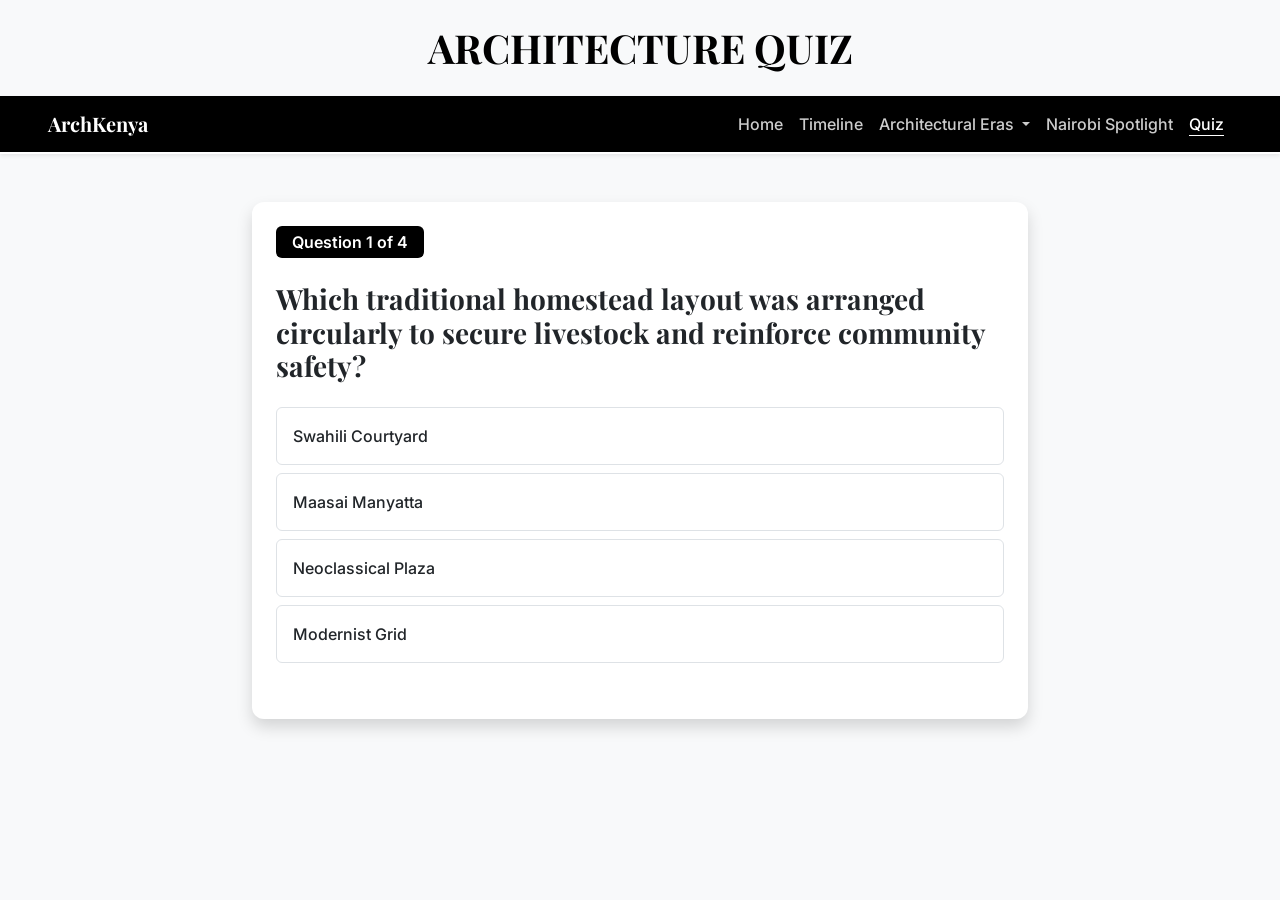
<file: quiz.html>
<!DOCTYPE html>
<html lang="en">
<head>
    <meta charset="UTF-8">
    <meta name="viewport" content="width=device-width, initial-scale=1.0">
    <title>ArchKenya | Architecture Quiz</title>
    <link href="https://cdn.jsdelivr.net/npm/bootstrap@5.3.3/dist/css/bootstrap.min.css" rel="stylesheet">
    <link rel="stylesheet" href="style.css">
</head>
<body class="bg-light">

    <div class="container text-center my-4">
        <h1 class="fw-bold tracking-wide">ARCHITECTURE QUIZ</h1>
    </div>

    <!-- Navigation Bar -->
    <nav class="navbar navbar-expand-lg navbar-dark bg-black sticky-top shadow-sm">
        <div class="container-fluid px-md-5">
            <a class="navbar-brand fw-bold text-white" href="index.html">ArchKenya</a>
            <button class="navbar-toggler" type="button" data-bs-toggle="collapse" data-bs-target="#navbarNav" aria-controls="navbarNav" aria-expanded="false" aria-label="Toggle navigation">
                <span class="navbar-toggler-icon"></span>
            </button>
            <div class="collapse navbar-collapse" id="navbarNav">
                <ul class="navbar-nav ms-auto">
                    <li class="nav-item">
                        <a class="nav-link" href="index.html">Home</a>
                    </li>
                    <li class="nav-item">
                        <a class="nav-link" href="timeline.html">Timeline</a>
                    </li>
                    <li class="nav-item dropdown">
                        <a class="nav-link dropdown-toggle" href="#" id="navbarDropdown" role="button" data-bs-toggle="dropdown" aria-expanded="false">
                            Architectural Eras
                        </a>
                        <ul class="dropdown-menu dropdown-menu-dark" aria-labelledby="navbarDropdown">
                            <li><a class="dropdown-item" href="indigenous.html">Indigenous Spaces</a></li>
                            <li><a class="dropdown-item" href="swahili.html">Swahili Coastal</a></li>
                            <li><a class="dropdown-item" href="colonial.html">Colonial Heritage</a></li>
                            <li><a class="dropdown-item" href="modernism.html">Modernism & Beyond</a></li>
                        </ul>
                    </li>
                    <li class="nav-item">
                        <a class="nav-link" href="nairobi.html">Nairobi Spotlight</a>
                    </li>
                    <li class="nav-item">
                        <a class="nav-link active" href="quiz.html">Quiz</a>
                    </li>
                </ul>
            </div>
        </div>
    </nav>



    <!-- Quiz Main Card -->
    <main class="container my-5" style="max-width: 800px;">
        <div id="quiz-container" class="card shadow p-4 md-p-5 border-0">
            
            <!-- Active Quiz Screen -->
            <div id="quiz-active">
                <div class="d-flex justify-content-between align-items-center mb-4">
                    <span class="badge bg-danger fs-6" id="q-progress">Question 1 of 4</span>
                </div>
                
                <h3 id="q-text" class="fw-bold mb-4">Question goes here?</h3>
                
                <div id="q-options" class="list-group mb-4">
                    <!-- Options buttons will be rendered here dynamically -->
                </div>
                
                <!-- Feedback Alert Box -->
                <div id="q-explanation" class="alert alert-info p-3 mb-4" style="display: none; border-left: 5px solid var(--accent);">
                    <!-- Explanation content goes here -->
                </div>

                <div class="d-flex justify-content-between align-items-center mt-4">
                    <button id="prev-btn" class="btn btn-outline-secondary px-4 py-2 fw-semibold" style="display: none;">Previous Question</button>
                    <button id="clear-btn" class="btn btn-outline-danger px-4 py-2 fw-semibold" style="display: none;">Clear</button>
                    <button id="next-btn" class="btn btn-success px-4 py-2 fw-semibold" style="display: none;">Next Question</button>
                </div>
            </div>

            <!-- Quiz Results Screen -->
            <div id="quiz-results" class="text-center py-4" style="display: none;">

                <h2 class="fw-bold mb-3">Quiz Completed!</h2>
                <p id="score-text" class="lead mb-4">Calculating your score...</p>
                
                <!-- Detailed Review Section -->
                <div id="quiz-review" class="text-start my-4 border-top pt-4" style="max-width: 700px; margin: 0 auto;">
                    <h3 class="fw-bold mb-3 text-center">Review Answers</h3>
                    <div id="review-list" class="mb-4"></div>
                </div>

                <button id="restart-btn" class="btn btn-danger px-4 py-2 fw-semibold">Try Again</button>
            </div>

        </div>
    </main>



    <button id="back-to-top" title="Go to top">↑</button>

    <!-- Scripts -->
    <script src="https://cdn.jsdelivr.net/npm/bootstrap@5.3.3/dist/js/bootstrap.bundle.min.js"></script>
    <script src="script.js"></script>
</body>
</html>
</file>
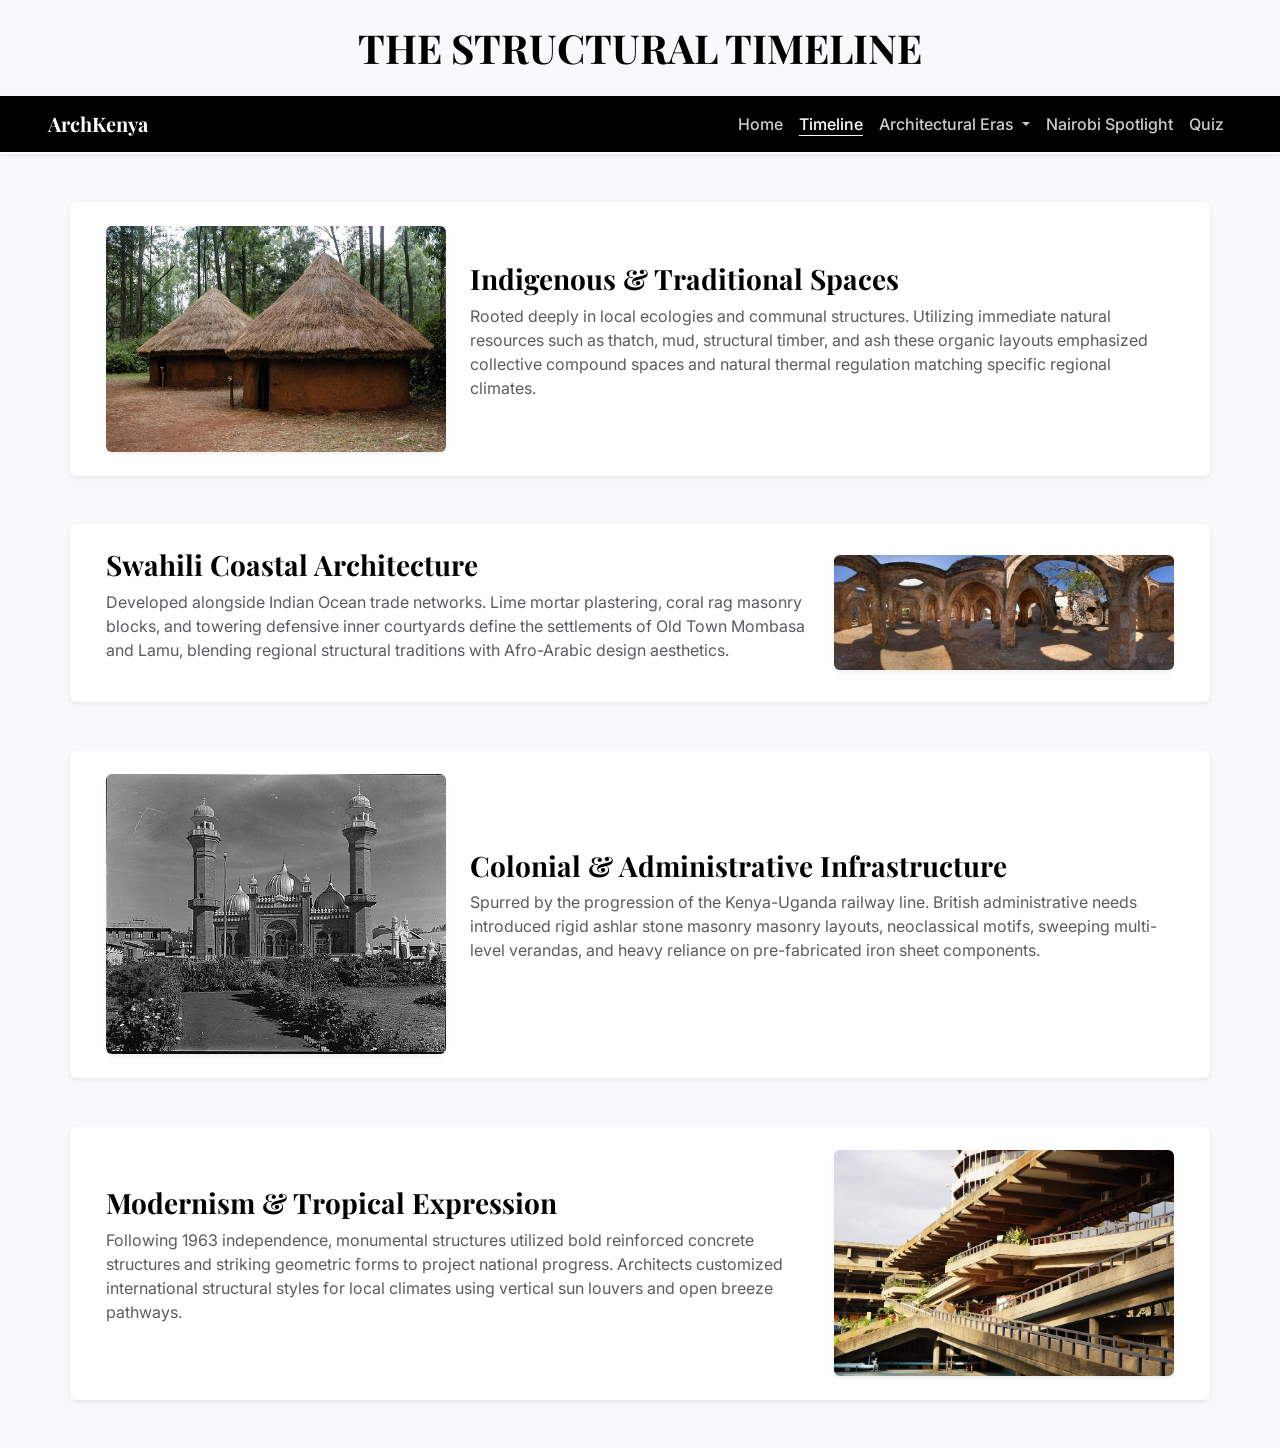
<file: timeline.html>
<!DOCTYPE html>
<html lang="en">
<head>
    <meta charset="UTF-8">
    <meta name="viewport" content="width=device-width, initial-scale=1.0">
    <title>ArchKenya | Timeline</title>
    <link href="https://cdn.jsdelivr.net/npm/bootstrap@5.3.3/dist/css/bootstrap.min.css" rel="stylesheet">
    <link rel="stylesheet" href="style.css">
    <link rel="icon" type="image/svg+xml" href="favicon.svg">
</head>
<body class="bg-light">

    <div class="container text-center my-4">
        <h1 class="fw-bold tracking-wide">THE STRUCTURAL TIMELINE</h1>
    </div>

    <nav class="navbar navbar-expand-lg navbar-dark bg-black sticky-top shadow-sm">
        <div class="container-fluid px-md-5">
            <a class="navbar-brand fw-bold text-white" href="index.html">ArchKenya</a>
            <button class="navbar-toggler" type="button" data-bs-toggle="collapse" data-bs-target="#navbarNav" aria-controls="navbarNav" aria-expanded="false" aria-label="Toggle navigation">
                <span class="navbar-toggler-icon"></span>
            </button>
            <div class="collapse navbar-collapse" id="navbarNav">
                <ul class="navbar-nav ms-auto">
                    <li class="nav-item">
                        <a class="nav-link" href="index.html">Home</a>
                    </li>
                    <li class="nav-item">
                        <a class="nav-link active" href="timeline.html">Timeline</a>
                    </li>
                    <li class="nav-item dropdown">
                        <a class="nav-link dropdown-toggle" href="#" id="navbarDropdown" role="button" data-bs-toggle="dropdown" aria-expanded="false">
                            Architectural Eras
                        </a>
                        <ul class="dropdown-menu dropdown-menu-dark" aria-labelledby="navbarDropdown">
                            <li><a class="dropdown-item" href="indigenous.html">Indigenous Spaces</a></li>
                            <li><a class="dropdown-item" href="swahili.html">Swahili Coastal</a></li>
                            <li><a class="dropdown-item" href="colonial.html">Colonial Heritage</a></li>
                            <li><a class="dropdown-item" href="modernism.html">Modernism & Beyond</a></li>
                        </ul>
                    </li>
                    <li class="nav-item">
                        <a class="nav-link" href="nairobi.html">Nairobi Spotlight</a>
                    </li>
                    <li class="nav-item">
                        <a class="nav-link" href="quiz.html">Quiz</a>
                    </li>
                </ul>
            </div>
        </div>
    </nav>

    <main class="container my-5">
        
        <div class="row align-items-center mb-5 bg-white p-4 rounded shadow-sm">
            <div class="col-md-4 text-center mb-3 mb-md-0">
                <img src="assets/indigenous.jpg" class="img-fluid rounded shadow-sm" alt="Indigenous Kenyan Architecture">
            </div>
            <div class="col-md-8">
                <h3 class="fw-bold">Indigenous & Traditional Spaces</h3>
                <p class="text-muted">Rooted deeply in local ecologies and communal structures. Utilizing immediate natural resources such as thatch, mud, structural timber, and ash these organic layouts emphasized collective compound spaces and natural thermal regulation matching specific regional climates.</p>
            </div>
        </div>

        <div class="row align-items-center mb-5 bg-white p-4 rounded shadow-sm">
            <div class="col-md-4 text-center order-md-last mb-3 mb-md-0">
                <img src="assets/swahili.jpg" class="img-fluid rounded shadow-sm" alt="Swahili Coastal Architecture">
            </div>
            <div class="col-md-8">
                <h3 class="fw-bold">Swahili Coastal Architecture</h3>
                <p class="text-muted">Developed alongside Indian Ocean trade networks. Lime mortar plastering, coral rag masonry blocks, and towering defensive inner courtyards define the settlements of Old Town Mombasa and Lamu, blending regional structural traditions with Afro-Arabic design aesthetics.</p>
            </div>
        </div>

        <div class="row align-items-center mb-5 bg-white p-4 rounded shadow-sm">
            <div class="col-md-4 text-center mb-3 mb-md-0">
                <img src="assets/colonial.jpg" class="img-fluid rounded shadow-sm" alt="Colonial Heritage Architecture">
            </div>
            <div class="col-md-8">
                <h3 class="fw-bold">Colonial & Administrative Infrastructure</h3>
                <p class="text-muted">Spurred by the progression of the Kenya-Uganda railway line. British administrative needs introduced rigid ashlar stone masonry masonry layouts, neoclassical motifs, sweeping multi-level verandas, and heavy reliance on pre-fabricated iron sheet components.</p>
            </div>
        </div>

        <div class="row align-items-center mb-5 bg-white p-4 rounded shadow-sm">
            <div class="col-md-4 text-center order-md-last mb-3 mb-md-0">
                <img src="assets/modernist.webp" class="img-fluid rounded shadow-sm" alt="Modernist & Contemporary Architecture">
            </div>
            <div class="col-md-8">
                <h3 class="fw-bold">Modernism & Tropical Expression</h3>
                <p class="text-muted">Following 1963 independence, monumental structures utilized bold reinforced concrete structures and striking geometric forms to project national progress. Architects customized international structural styles for local climates using vertical sun louvers and open breeze pathways.</p>
            </div>
        </div>

    </main>



    <button id="back-to-top" title="Go to top">↑</button>

    <script src="https://cdn.jsdelivr.net/npm/bootstrap@5.3.3/dist/js/bootstrap.bundle.min.js"></script>
    <script src="script.js"></script>
</body>
</html>
</file>
<file: style.css>
@import url('https://fonts.googleapis.com/css2?family=Inter:wght@300;400;500;600;700&family=Playfair+Display:ital,wght=0,500;0,700;1,400&display=swap');

:root {
    /* Color Palette */
    --primary: #000000;      /* Black */
    --primary-hover: #333333;
    --secondary: #555555;    /* Charcoal */
    --accent: #222222;       /* Off-black */
    
    /* Light Mode Variables */
    --bg-color: #ffffff;     /* Pure White */
    --text-color: #000000;   /* Pure Black */
    --card-bg: #ffffff;
    --card-shadow: 0 10px 30px rgba(0, 0, 0, 0.05);
    --nav-bg: #000000;
    --border-color: #e0e0e0;
    --transition: all 0.3s cubic-bezier(0.25, 0.8, 0.25, 1);
}

[data-theme="dark"] {
    /* Dark Mode Variables */
    --bg-color: #121212;
    --text-color: #e0e0e0;
    --card-bg: #1e1e1e;
    --card-shadow: 0 10px 30px rgba(0, 0, 0, 0.3);
    --nav-bg: #000000;
    --border-color: #2d2d2d;
}

body {
    background-color: var(--bg-color);
    color: var(--text-color);
    font-family: 'Inter', sans-serif;
    transition: var(--transition);
    overflow-x: hidden;
}

h1, h2, h3, h4, h5, h6, .navbar-brand, .font-serif {
    font-family: 'Playfair Display', serif;
}

/* Custom Navigation Bar styling */
.navbar {
    background-color: #000000 !important;
    border-bottom: 2px solid #ffffff;
    transition: var(--transition);
}

.navbar-brand {
    color: #ffffff !important;
}

.nav-link {
    color: #cccccc !important;
    font-weight: 500;
    transition: var(--transition);
}

.nav-link:hover, .nav-link.active {
    color: #ffffff !important;
    text-decoration: underline;
    text-underline-offset: 5px;
}

.dropdown-menu {
    background-color: #000000 !important;
    border: 1px solid #ffffff !important;
    box-shadow: var(--card-shadow);
}

.dropdown-item {
    color: #cccccc !important;
    transition: var(--transition);
}

.dropdown-item:hover, .dropdown-item.active {
    background-color: #ffffff !important;
    color: #000000 !important;
}

/* Premium Card Designs */
.card {
    background-color: var(--card-bg);
    border: 1px solid var(--border-color);
    border-radius: 12px;
    box-shadow: var(--card-shadow);
    transition: var(--transition);
}

.card:hover {
    transform: translateY(-8px);
    box-shadow: 0 15px 35px rgba(0, 0, 0, 0.12);
    border-color: var(--primary);
}

/* Custom Badges */
.badge {
    padding: 0.5em 1em;
    font-weight: 600;
    border-radius: 6px;
}

.bg-warning {
    background-color: var(--accent) !important;
    color: #fff !important;
}

.bg-danger {
    background-color: var(--primary) !important;
    color: #fff !important;
}

.bg-success {
    background-color: var(--secondary) !important;
    color: #fff !important;
}

/* Smooth Blockquotes */
.blockquote {
    background-color: var(--card-bg);
    border-left: 5px solid var(--primary) !important;
    color: var(--text-color);
    transition: var(--transition);
}

/* Theme Toggle Button Styles */
.theme-toggle-btn {
    background: transparent;
    border: 1px solid rgba(255, 255, 255, 0.3);
    color: rgba(255, 255, 255, 0.8);
    border-radius: 50%;
    width: 40px;
    height: 40px;
    display: flex;
    align-items: center;
    justify-content: center;
    cursor: pointer;
    transition: var(--transition);
}

.theme-toggle-btn:hover {
    border-color: var(--accent);
    color: var(--accent);
    background-color: rgba(255, 255, 255, 0.05);
}

/* Utility Animations */
.fade-in-up {
    animation: fadeInUp 0.8s ease-out forwards;
}

@keyframes fadeInUp {
    from {
        opacity: 0;
        transform: translateY(20px);
    }
    to {
        opacity: 1;
        transform: translateY(0);
    }
}

/* Back to Top Button */
#back-to-top {
    position: fixed;
    bottom: 30px;
    right: 30px;
    width: 50px;
    height: 50px;
    border-radius: 50%;
    background-color: #000000;
    color: #ffffff;
    border: 2px solid #ffffff;
    font-size: 20px;
    cursor: pointer;
    display: flex;
    align-items: center;
    justify-content: center;
    box-shadow: 0 4px 10px rgba(0,0,0,0.15);
    opacity: 0;
    visibility: hidden;
    transform: translateY(20px);
    transition: opacity 0.3s ease, visibility 0.3s ease, transform 0.3s ease, background-color 0.2s ease;
    z-index: 1000;
}

#back-to-top:hover {
    background-color: #333333;
}

#back-to-top.show {
    opacity: 1;
    visibility: visible;
    transform: translateY(0);
}

/* --- Dark Mode Utility Overrides --- */
[data-theme="dark"] body.bg-light,
[data-theme="dark"] body {
    background-color: #121212 !important;
    color: #e0e0e0 !important;
}

[data-theme="dark"] h1,
[data-theme="dark"] h2,
[data-theme="dark"] h3,
[data-theme="dark"] h4,
[data-theme="dark"] h5,
[data-theme="dark"] h6,
[data-theme="dark"] .card-title {
    color: #ffffff !important;
}

[data-theme="dark"] .text-secondary,
[data-theme="dark"] .text-muted,
[data-theme="dark"] .card-text {
    color: #b0b0b0 !important;
}

[data-theme="dark"] .card {
    background-color: #1e1e1e !important;
    border: 1px solid #2d2d2d !important;
    box-shadow: 0 10px 30px rgba(0, 0, 0, 0.3) !important;
}

[data-theme="dark"] .card:hover {
    border-color: #ffffff !important;
    box-shadow: 0 15px 35px rgba(0, 0, 0, 0.4) !important;
}

[data-theme="dark"] .navbar {
    border-bottom: 2px solid #2d2d2d !important;
}

[data-theme="dark"] #theme-toggle {
    border-color: rgba(255, 255, 255, 0.5) !important;
}

[data-theme="dark"] .list-group-item.bg-transparent {
    color: var(--text-color) !important;
}

[data-theme="dark"] .list-group-item:not(.bg-transparent) {
    background-color: var(--card-bg) !important;
    color: var(--text-color) !important;
    border-color: var(--border-color) !important;
}

[data-theme="dark"] .bg-white:not(.badge) {
    background-color: var(--card-bg) !important;
    color: var(--text-color) !important;
    border: 1px solid var(--border-color) !important;
}
</file>
